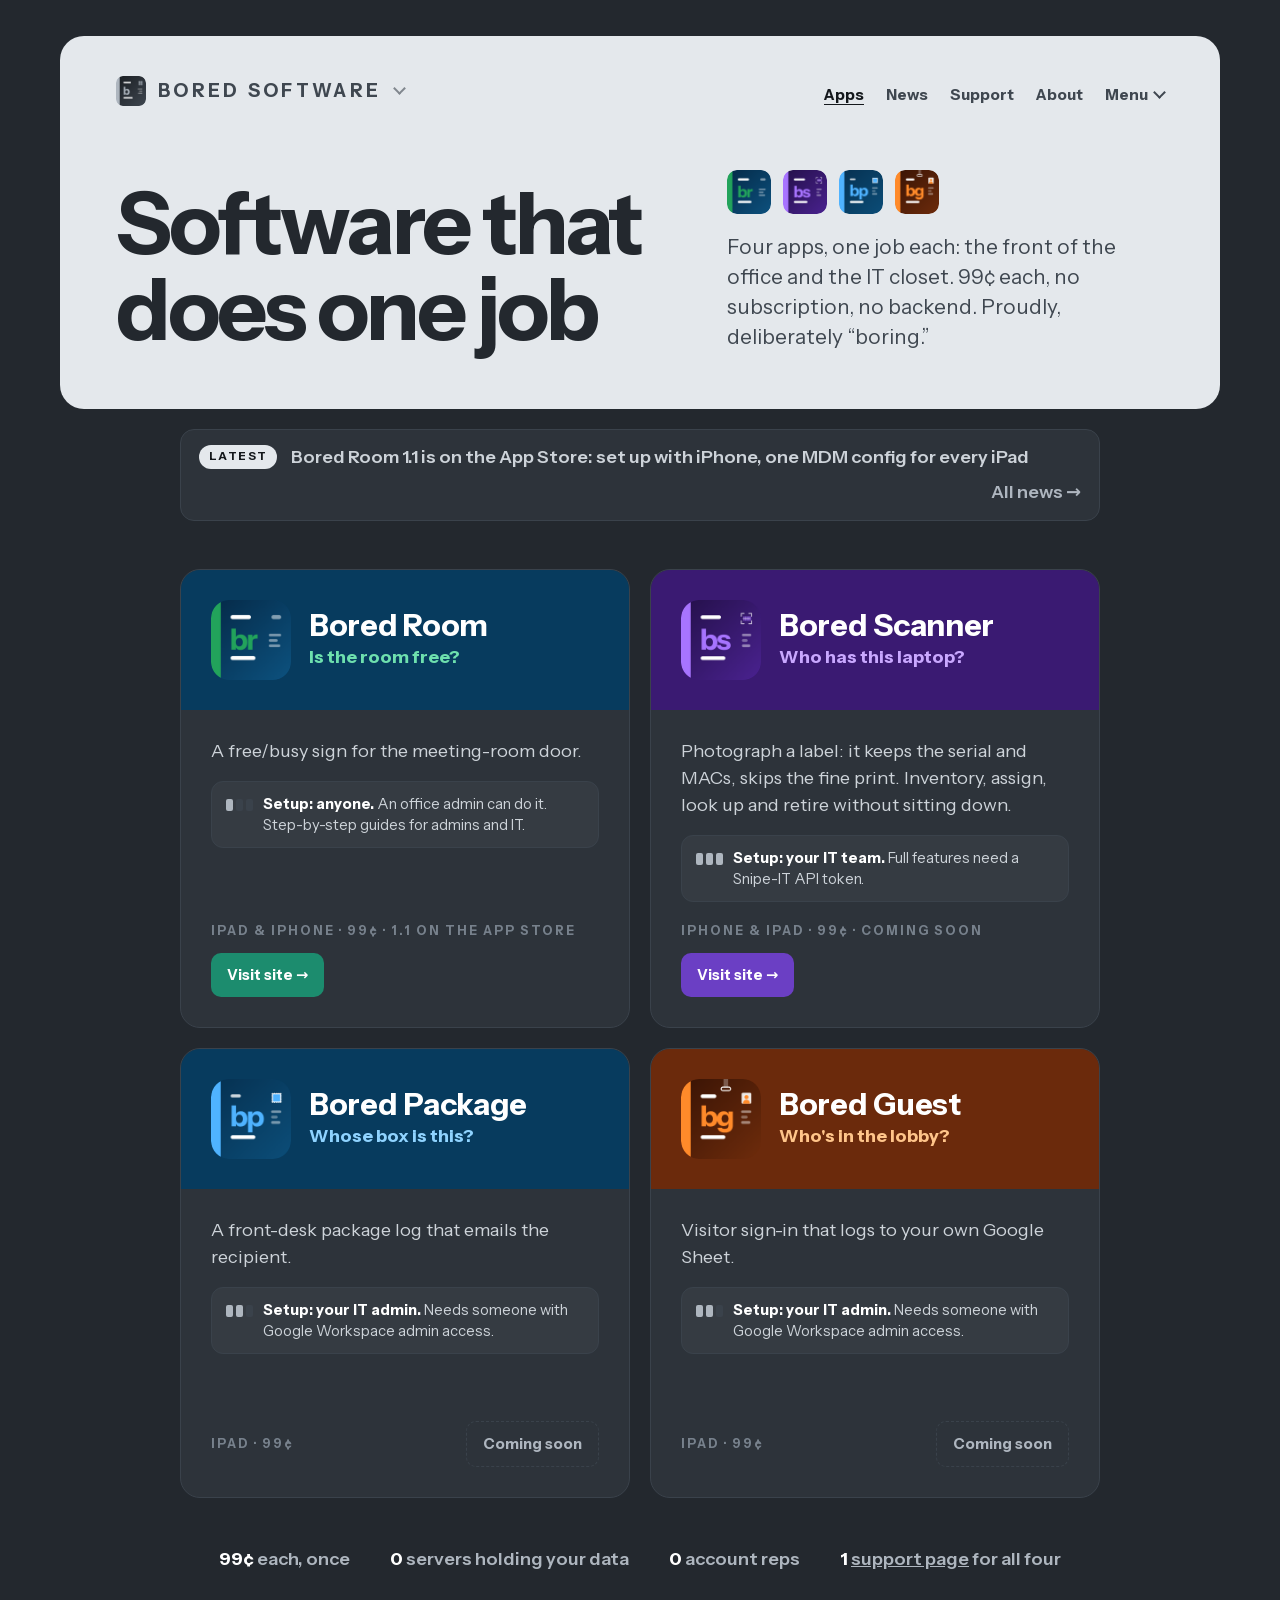
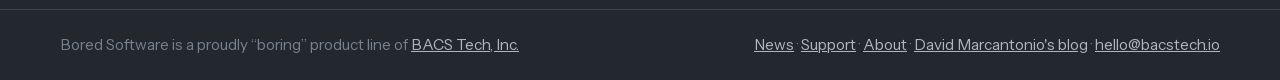
<file: index.html>
<!doctype html>
<html lang="en">
<head>
<meta charset="utf-8">
<meta http-equiv="Content-Security-Policy" content="default-src 'self'; script-src 'none'; object-src 'none'; base-uri 'self'; form-action 'none'">
<meta name="viewport" content="width=device-width, initial-scale=1">
<title>Bored Software: 99¢ iPad apps for small offices: room sign, asset scanner, visitor log</title>
<meta name="description" content="Bored Room, Bored Scanner, Bored Package and Bored Guest: one-job apps for the office and the IT team. 99¢ each, no subscription, no backend, your data stays yours.">
<meta property="og:type" content="website">
<meta property="og:site_name" content="Bored Software">
<meta property="og:url" content="https://boredsoftware.space/">
<link rel="canonical" href="https://boredsoftware.space/">
<meta property="og:title" content="Bored Software — four “boring” 99¢ apps">
<meta property="og:description" content="Bored Room, Bored Scanner, Bored Package and Bored Guest: one-job apps for the office and the IT team. 99¢ each, no subscription, no backend, your data stays yours.">
<meta property="og:image" content="https://boredsoftware.space/og-image.png">
<meta property="og:image:width" content="1200">
<meta property="og:image:height" content="630">
<meta property="og:image:alt" content="The four Bored apps, Room, Scanner, Package and Guest, next to the headline Software that does one job.">
<meta name="twitter:card" content="summary_large_image">
<meta name="theme-color" content="#23282E">
<link rel="icon" type="image/png" sizes="64x64" href="favicon.png?v=2">
<link rel="apple-touch-icon" href="apple-touch-icon.png?v=2">
<link rel="alternate" type="application/atom+xml" title="Bored Software news" href="https://boredsoftware.space/feed.xml">
<link rel="stylesheet" href="style.css?v=9">
<link rel="stylesheet" href="/menu.css?v=1">
<script type="application/ld+json">
{"@context": "https://schema.org", "@graph": [{"@type": "WebSite", "@id": "https://boredsoftware.space/#website", "url": "https://boredsoftware.space/", "name": "Bored Software", "publisher": {"@id": "https://boredsoftware.space/#org"}}, {"@type": "Organization", "@id": "https://boredsoftware.space/#org", "name": "BACS Tech, Inc.", "url": "https://www.bacstech.io", "logo": "https://boredsoftware.space/mark.png"}]}
</script>
</head>
<body>

<div class="wrap">
  <header class="panel">
    <div class="top">
      <details class="switcher">
        <summary class="brand" aria-label="Bored Software. Switch app"><img src="mark.png?v=2" alt="" width="30" height="30">Bored Software<span class="sw-chev" aria-hidden="true"></span></summary>
        <div class="sw-menu">
          <a class="sw-item" href="https://boredroom.space"><img src="app-room.png" alt="" width="36" height="36"><span><b>Bored Room</b><small>Meeting-room sign · iPad</small></span></a>
          <a class="sw-item" href="https://boredscanner.space"><img src="app-scanner.png" alt="" width="36" height="36"><span><b>Bored Scanner</b><small>Laptop labels to inventory · Soon</small></span></a>
          <span class="sw-item sw-soon"><img src="app-package.png" alt="" width="36" height="36"><span><b>Bored Package</b><small>Front-desk package log · Soon</small></span></span>
          <span class="sw-item sw-soon"><img src="app-guest.png" alt="" width="36" height="36"><span><b>Bored Guest</b><small>Visitor sign-in · Soon</small></span></span>
          <a class="sw-all" href="/">All Bored Software &rarr;</a>
        </div>
      </details>
      <nav class="toplinks"><a href="/" aria-current="page">Apps</a><a href="news.html">News</a><a href="support/">Support</a><a href="about.html">About</a><details class="bmenu"><summary>Menu</summary><div class="bmenu-panel"><div class="bmenu-group bmenu-software"><h4><i></i>Bored Software</h4><ul><li><a href="https://boredsoftware.space/" aria-current="page">Apps</a></li><li><a href="https://boredsoftware.space/news.html">News</a></li><li><a href="https://boredsoftware.space/support/">Support</a></li><li><a href="https://boredsoftware.space/about.html">About</a></li></ul></div><div class="bmenu-group bmenu-room"><h4><i></i>Bored Room</h4><ul><li><a href="https://boredroom.space/">Home</a></li><li><a href="https://boredroom.space/setup.html">Setup guides</a></li><li><a href="https://boredroom.space/setup-manual.html">By hand / iPhone</a></li><li><a href="https://boredroom.space/setup-configurator.html">Apple Configurator</a></li><li><a href="https://boredroom.space/setup-mdm.html">MDM</a></li><li><a href="https://boredroom.space/setup-service-account.html">Service account</a></li><li><a href="https://boredroom.space/mounting.html">Mounting and power</a></li><li><a href="https://boredroom.space/privacy.html">Privacy</a></li><li><a href="https://boredsoftware.space/support/room.html">Support</a></li></ul></div><div class="bmenu-group bmenu-scanner"><h4><i></i>Bored Scanner</h4><ul><li><a href="https://boredscanner.space/">Home</a></li><li><a href="https://boredscanner.space/scanning.html">Scanning</a></li><li><a href="https://boredscanner.space/compare.html">Compare</a></li><li><a href="https://boredscanner.space/privacy.html">Privacy</a></li><li><a href="https://boredsoftware.space/support/scanner.html">Support</a></li></ul></div><div class="bmenu-group bmenu-package"><h4><i></i>Bored Package <small>Soon</small></h4><ul><li><a href="https://boredpackage.space/">Home</a></li><li><a href="https://boredsoftware.space/support/package.html">Support</a></li></ul></div><div class="bmenu-group bmenu-guest"><h4><i></i>Bored Guest <small>Soon</small></h4><ul><li><a href="https://boredguest.space/">Home</a></li><li><a href="https://boredsoftware.space/support/guest.html">Support</a></li></ul></div></div></details></nav>
    </div>
    <div class="split">
      <h1>Software that does one job</h1>
      <div>
        <div class="icons" aria-hidden="true">
          <img src="app-room.png" alt="" width="44" height="44">
          <img src="app-scanner.png" alt="" width="44" height="44">
          <img src="app-package.png" alt="" width="44" height="44">
          <img src="app-guest.png" alt="" width="44" height="44">
        </div>
        <p class="lede">Four apps, one job each: the front of the office and the IT closet. 99¢ each, no subscription, no backend. Proudly, deliberately “boring.”</p>
      </div>
    </div>
  </header>
</div>

<main class="wrap">
  <a class="latest" href="news.html#2026-11-14-room-1-1"><span class="new">Latest</span><span>Bored Room 1.1 is on the App Store: set up with iPhone, one MDM config for every iPad</span><span class="all">All news &rarr;</span></a>

  <ul class="cards">
    <li>
      <a class="card room" href="https://boredroom.space">
        <div class="band"><img src="app-room.png" alt="" width="64" height="64">
          <div><h2>Bored Room</h2><p class="tag">Is the room free?</p></div></div>
        <div class="body"><p>A free/busy sign for the meeting-room door.</p>
          <p class="setup"><span class="lvl" aria-hidden="true"><i class="on"></i><i></i><i></i></span><span><b>Setup: anyone.</b> An office admin can do it. Step-by-step guides for admins and IT.</span></p>
          <div class="go"><span class="label">iPad &amp; iPhone · 99¢ · 1.1 on the App Store</span><span class="btn">Visit site &rarr;</span></div></div>
      </a>
    </li>
    <li>
      <a class="card scanner" href="https://boredscanner.space">
        <div class="band"><img src="app-scanner.png" alt="" width="64" height="64">
          <div><h2>Bored Scanner</h2><p class="tag">Who has this laptop?</p></div></div>
        <div class="body"><p>Photograph a label: it keeps the serial and MACs, skips the fine print. Inventory, assign, look up and retire without sitting down.</p>
          <p class="setup"><span class="lvl" aria-hidden="true"><i class="on"></i><i class="on"></i><i class="on"></i></span><span><b>Setup: your IT team.</b> Full features need a Snipe-IT API token.</span></p>
          <div class="go"><span class="label">iPhone &amp; iPad · 99¢ · Coming soon</span><span class="btn">Visit site &rarr;</span></div></div>
      </a>
    </li>
    <li>
      <div class="card package soon">
        <div class="band"><img src="app-package.png" alt="" width="64" height="64">
          <div><h2>Bored Package</h2><p class="tag">Whose box is this?</p></div></div>
        <div class="body"><p>A front-desk package log that emails the recipient.</p>
          <p class="setup"><span class="lvl" aria-hidden="true"><i class="on"></i><i class="on"></i><i></i></span><span><b>Setup: your IT admin.</b> Needs someone with Google Workspace admin access.</span></p>
          <div class="go"><span class="label">iPad · 99¢</span><span class="btn">Coming soon</span></div></div>
      </div>
    </li>
    <li>
      <div class="card guest soon">
        <div class="band"><img src="app-guest.png" alt="" width="64" height="64">
          <div><h2>Bored Guest</h2><p class="tag">Who's in the lobby?</p></div></div>
        <div class="body"><p>Visitor sign-in that logs to your own Google Sheet.</p>
          <p class="setup"><span class="lvl" aria-hidden="true"><i class="on"></i><i class="on"></i><i></i></span><span><b>Setup: your IT admin.</b> Needs someone with Google Workspace admin access.</span></p>
          <div class="go"><span class="label">iPad · 99¢</span><span class="btn">Coming soon</span></div></div>
      </div>
    </li>
  </ul>

  <ul class="strip">
    <li><b>99¢</b> each, once</li>
    <li><b>0</b> servers holding your data</li>
    <li><b>0</b> account reps</li>
    <li><b>1</b> <a href="support/">support page</a> for all four</li>
  </ul>
</main>

<footer>
  <div class="wrap">
    <span>Bored Software is a proudly “boring” product line of <a href="https://www.bacstech.io">BACS Tech, Inc.</a></span>
    <span><a href="news.html">News</a> &middot; <a href="support/">Support</a> &middot; <a href="about.html">About</a> &middot; <a href="https://marcantonio.me">David Marcantonio's blog</a> &middot; <a href="mailto:hello@bacstech.io">hello@bacstech.io</a></span>
  </div>
</footer>

</body>
</html>
</file>
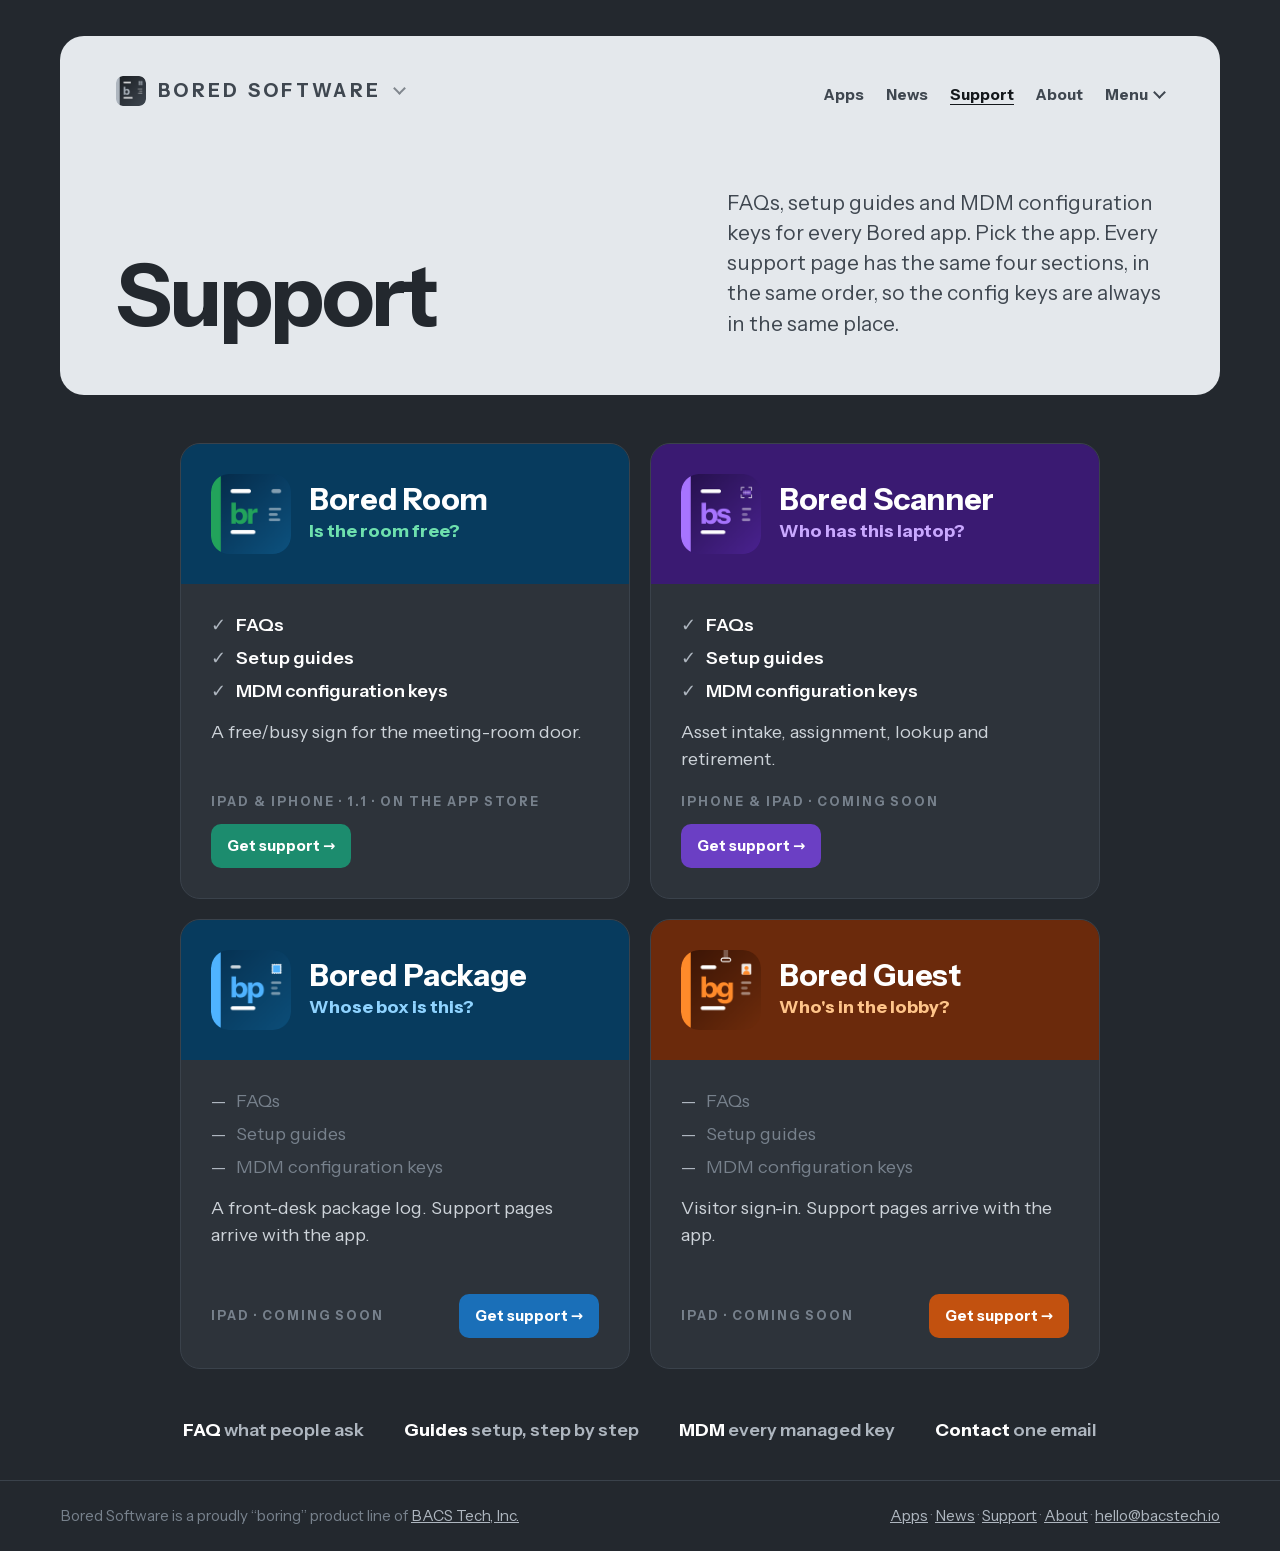
<file: support/index.html>
<!doctype html>
<html lang="en">
<head>
<meta charset="utf-8">
<meta http-equiv="Content-Security-Policy" content="default-src 'self'; script-src 'none'; object-src 'none'; base-uri 'self'; form-action 'none'">
<meta name="viewport" content="width=device-width, initial-scale=1">
<title>Support — Bored Software</title>
<meta name="description" content="FAQs, setup guides and MDM configuration keys for Bored Room, Bored Scanner, Bored Package and Bored Guest.">
<meta property="og:type" content="website">
<meta property="og:site_name" content="Bored Software">
<meta property="og:url" content="https://boredsoftware.space/support/">
<link rel="canonical" href="https://boredsoftware.space/support/">
<meta property="og:title" content="Support — Bored Software">
<meta property="og:description" content="FAQs, setup guides and MDM configuration keys for Bored Room, Bored Scanner, Bored Package and Bored Guest.">
<meta property="og:image" content="https://boredsoftware.space/og-image.png">
<meta property="og:image:width" content="1200">
<meta property="og:image:height" content="630">
<meta property="og:image:alt" content="The four Bored apps, Room, Scanner, Package and Guest, next to the headline Software that does one job.">
<meta name="twitter:card" content="summary_large_image">
<meta name="theme-color" content="#23282E">
<link rel="icon" type="image/png" sizes="64x64" href="../favicon.png?v=2">
<link rel="apple-touch-icon" href="../apple-touch-icon.png?v=2">
<link rel="stylesheet" href="../style.css?v=9">
<link rel="stylesheet" href="/menu.css?v=1">
</head>
<body>

<div class="wrap">
  <header class="panel">
    <div class="top">
      <details class="switcher">
        <summary class="brand" aria-label="Bored Software. Switch app"><img src="../mark.png?v=2" alt="" width="30" height="30">Bored Software<span class="sw-chev" aria-hidden="true"></span></summary>
        <div class="sw-menu">
          <a class="sw-item" href="https://boredroom.space"><img src="../app-room.png" alt="" width="36" height="36"><span><b>Bored Room</b><small>Meeting-room sign · iPad</small></span></a>
          <a class="sw-item" href="https://boredscanner.space"><img src="../app-scanner.png" alt="" width="36" height="36"><span><b>Bored Scanner</b><small>Laptop labels to inventory · Soon</small></span></a>
          <span class="sw-item sw-soon"><img src="../app-package.png" alt="" width="36" height="36"><span><b>Bored Package</b><small>Front-desk package log · Soon</small></span></span>
          <span class="sw-item sw-soon"><img src="../app-guest.png" alt="" width="36" height="36"><span><b>Bored Guest</b><small>Visitor sign-in · Soon</small></span></span>
          <a class="sw-all" href="../">All Bored Software &rarr;</a>
        </div>
      </details>
      <nav class="toplinks"><a href="../">Apps</a><a href="../news.html">News</a><a href="./" aria-current="page">Support</a><a href="../about.html">About</a><details class="bmenu"><summary>Menu</summary><div class="bmenu-panel"><div class="bmenu-group bmenu-software"><h4><i></i>Bored Software</h4><ul><li><a href="https://boredsoftware.space/">Apps</a></li><li><a href="https://boredsoftware.space/news.html">News</a></li><li><a href="https://boredsoftware.space/support/" aria-current="page">Support</a></li><li><a href="https://boredsoftware.space/about.html">About</a></li></ul></div><div class="bmenu-group bmenu-room"><h4><i></i>Bored Room</h4><ul><li><a href="https://boredroom.space/">Home</a></li><li><a href="https://boredroom.space/setup.html">Setup guides</a></li><li><a href="https://boredroom.space/setup-manual.html">By hand / iPhone</a></li><li><a href="https://boredroom.space/setup-configurator.html">Apple Configurator</a></li><li><a href="https://boredroom.space/setup-mdm.html">MDM</a></li><li><a href="https://boredroom.space/setup-service-account.html">Service account</a></li><li><a href="https://boredroom.space/mounting.html">Mounting and power</a></li><li><a href="https://boredroom.space/privacy.html">Privacy</a></li><li><a href="https://boredsoftware.space/support/room.html">Support</a></li></ul></div><div class="bmenu-group bmenu-scanner"><h4><i></i>Bored Scanner</h4><ul><li><a href="https://boredscanner.space/">Home</a></li><li><a href="https://boredscanner.space/scanning.html">Scanning</a></li><li><a href="https://boredscanner.space/compare.html">Compare</a></li><li><a href="https://boredscanner.space/privacy.html">Privacy</a></li><li><a href="https://boredsoftware.space/support/scanner.html">Support</a></li></ul></div><div class="bmenu-group bmenu-package"><h4><i></i>Bored Package <small>Soon</small></h4><ul><li><a href="https://boredpackage.space/">Home</a></li><li><a href="https://boredsoftware.space/support/package.html">Support</a></li></ul></div><div class="bmenu-group bmenu-guest"><h4><i></i>Bored Guest <small>Soon</small></h4><ul><li><a href="https://boredguest.space/">Home</a></li><li><a href="https://boredsoftware.space/support/guest.html">Support</a></li></ul></div></div></details></nav>
    </div>
    <div class="split">
      <h1>Support</h1>
      <div>
        <p class="lede">FAQs, setup guides and MDM configuration keys for every Bored app. Pick the app. Every support page has the same four sections, in the same order, so the config keys are always in the same place.</p>
      </div>
    </div>
  </header>
</div>

<main class="wrap">
  <ul class="cards">
    <li>
      <a class="card room" href="room.html">
        <div class="band"><img src="../app-room.png" alt="" width="64" height="64">
          <div><h2>Bored Room</h2><p class="tag">Is the room free?</p></div></div>
        <div class="body"><ul class="has">
            <li>FAQs</li>
            <li>Setup guides</li>
            <li>MDM configuration keys</li>
          </ul>
          <p>A free/busy sign for the meeting-room door.</p>
          <div class="go"><span class="label">iPad &amp; iPhone · 1.1 · On the App Store</span><span class="btn">Get support &rarr;</span></div></div>
      </a>
    </li>
    <li>
      <a class="card scanner" href="scanner.html">
        <div class="band"><img src="../app-scanner.png" alt="" width="64" height="64">
          <div><h2>Bored Scanner</h2><p class="tag">Who has this laptop?</p></div></div>
        <div class="body"><ul class="has">
            <li>FAQs</li>
            <li>Setup guides</li>
            <li>MDM configuration keys</li>
          </ul>
          <p>Asset intake, assignment, lookup and retirement.</p>
          <div class="go"><span class="label">iPhone &amp; iPad · Coming soon</span><span class="btn">Get support &rarr;</span></div></div>
      </a>
    </li>
    <li>
      <a class="card package" href="package.html">
        <div class="band"><img src="../app-package.png" alt="" width="64" height="64">
          <div><h2>Bored Package</h2><p class="tag">Whose box is this?</p></div></div>
        <div class="body"><ul class="has">
            <li class="off">FAQs</li>
            <li class="off">Setup guides</li>
            <li class="off">MDM configuration keys</li>
          </ul>
          <p>A front-desk package log. Support pages arrive with the app.</p>
          <div class="go"><span class="label">iPad · Coming soon</span><span class="btn">Get support &rarr;</span></div></div>
      </a>
    </li>
    <li>
      <a class="card guest" href="guest.html">
        <div class="band"><img src="../app-guest.png" alt="" width="64" height="64">
          <div><h2>Bored Guest</h2><p class="tag">Who&#x27;s in the lobby?</p></div></div>
        <div class="body"><ul class="has">
            <li class="off">FAQs</li>
            <li class="off">Setup guides</li>
            <li class="off">MDM configuration keys</li>
          </ul>
          <p>Visitor sign-in. Support pages arrive with the app.</p>
          <div class="go"><span class="label">iPad · Coming soon</span><span class="btn">Get support &rarr;</span></div></div>
      </a>
    </li>
  </ul>

  <ul class="strip">
    <li><b>FAQ</b> what people ask</li>
    <li><b>Guides</b> setup, step by step</li>
    <li><b>MDM</b> every managed key</li>
    <li><b>Contact</b> one email</li>
  </ul>
</main>

<footer>
  <div class="wrap">
    <span>Bored Software is a proudly “boring” product line of <a href="https://www.bacstech.io">BACS Tech, Inc.</a></span>
    <span><a href="../">Apps</a> &middot; <a href="../news.html">News</a> &middot; <a href="./">Support</a> &middot; <a href="../about.html">About</a> &middot; <a href="mailto:hello@bacstech.io">hello@bacstech.io</a></span>
  </div>
</footer>

</body>
</html>
</file>
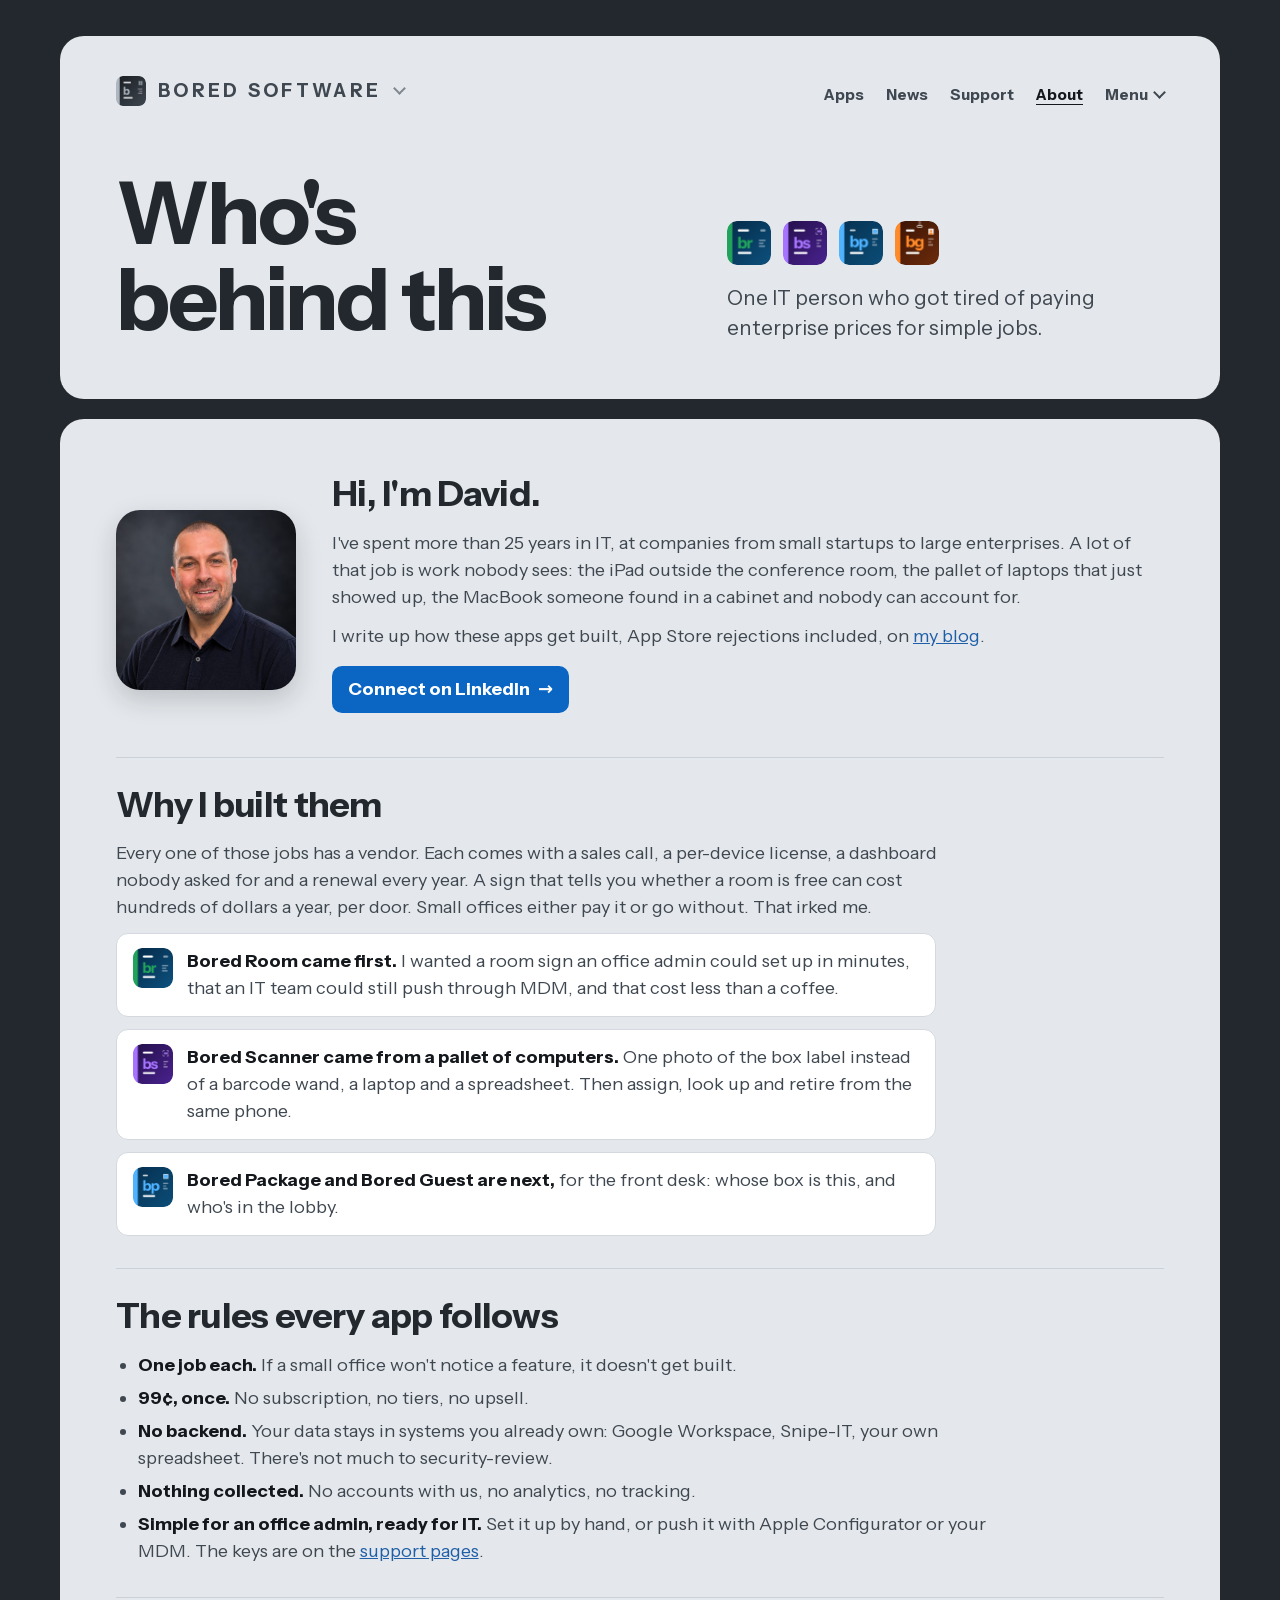
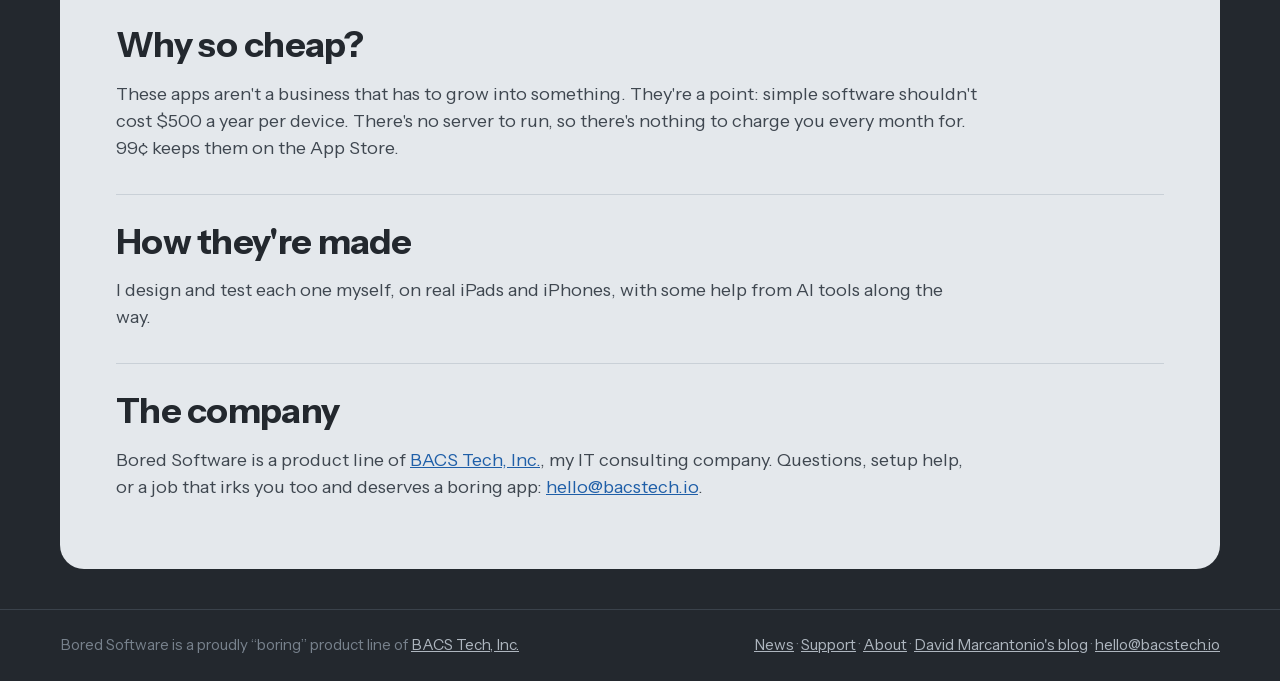
<file: about.html>
<!doctype html>
<html lang="en">
<head>
<meta charset="utf-8">
<meta http-equiv="Content-Security-Policy" content="default-src 'self'; script-src 'none'; object-src 'none'; base-uri 'self'; form-action 'none'">
<meta name="viewport" content="width=device-width, initial-scale=1">
<title>About — Bored Software</title>
<meta name="description" content="Who builds the Bored apps and why: one IT person who got tired of paying enterprise prices for simple jobs.">
<meta property="og:type" content="website">
<meta property="og:site_name" content="Bored Software">
<meta property="og:url" content="https://boredsoftware.space/about.html">
<link rel="canonical" href="https://boredsoftware.space/about.html">
<meta property="og:title" content="About — Bored Software">
<meta property="og:description" content="Who builds the Bored apps and why: one IT person who got tired of paying enterprise prices for simple jobs.">
<meta property="og:image" content="https://boredsoftware.space/og-image.png">
<meta property="og:image:width" content="1200">
<meta property="og:image:height" content="630">
<meta property="og:image:alt" content="The four Bored apps, Room, Scanner, Package and Guest, next to the headline Software that does one job.">
<meta name="twitter:card" content="summary_large_image">
<meta name="theme-color" content="#23282E">
<link rel="icon" type="image/png" sizes="64x64" href="favicon.png?v=2">
<link rel="apple-touch-icon" href="apple-touch-icon.png?v=2">
<link rel="stylesheet" href="style.css?v=9">
<link rel="stylesheet" href="/menu.css?v=1">
</head>
<body>

<div class="wrap">
  <header class="panel">
    <div class="top">
      <details class="switcher">
        <summary class="brand" aria-label="Bored Software. Switch app"><img src="mark.png?v=2" alt="" width="30" height="30">Bored Software<span class="sw-chev" aria-hidden="true"></span></summary>
        <div class="sw-menu">
          <a class="sw-item" href="https://boredroom.space"><img src="app-room.png" alt="" width="36" height="36"><span><b>Bored Room</b><small>Meeting-room sign · iPad</small></span></a>
          <a class="sw-item" href="https://boredscanner.space"><img src="app-scanner.png" alt="" width="36" height="36"><span><b>Bored Scanner</b><small>Laptop labels to inventory · Soon</small></span></a>
          <span class="sw-item sw-soon"><img src="app-package.png" alt="" width="36" height="36"><span><b>Bored Package</b><small>Front-desk package log · Soon</small></span></span>
          <span class="sw-item sw-soon"><img src="app-guest.png" alt="" width="36" height="36"><span><b>Bored Guest</b><small>Visitor sign-in · Soon</small></span></span>
          <a class="sw-all" href="/">All Bored Software &rarr;</a>
        </div>
      </details>
      <nav class="toplinks"><a href="/">Apps</a><a href="news.html">News</a><a href="support/">Support</a><a href="about.html" aria-current="page">About</a><details class="bmenu"><summary>Menu</summary><div class="bmenu-panel"><div class="bmenu-group bmenu-software"><h4><i></i>Bored Software</h4><ul><li><a href="https://boredsoftware.space/">Apps</a></li><li><a href="https://boredsoftware.space/news.html">News</a></li><li><a href="https://boredsoftware.space/support/">Support</a></li><li><a href="https://boredsoftware.space/about.html" aria-current="page">About</a></li></ul></div><div class="bmenu-group bmenu-room"><h4><i></i>Bored Room</h4><ul><li><a href="https://boredroom.space/">Home</a></li><li><a href="https://boredroom.space/setup.html">Setup guides</a></li><li><a href="https://boredroom.space/setup-manual.html">By hand / iPhone</a></li><li><a href="https://boredroom.space/setup-configurator.html">Apple Configurator</a></li><li><a href="https://boredroom.space/setup-mdm.html">MDM</a></li><li><a href="https://boredroom.space/setup-service-account.html">Service account</a></li><li><a href="https://boredroom.space/mounting.html">Mounting and power</a></li><li><a href="https://boredroom.space/privacy.html">Privacy</a></li><li><a href="https://boredsoftware.space/support/room.html">Support</a></li></ul></div><div class="bmenu-group bmenu-scanner"><h4><i></i>Bored Scanner</h4><ul><li><a href="https://boredscanner.space/">Home</a></li><li><a href="https://boredscanner.space/scanning.html">Scanning</a></li><li><a href="https://boredscanner.space/compare.html">Compare</a></li><li><a href="https://boredscanner.space/privacy.html">Privacy</a></li><li><a href="https://boredsoftware.space/support/scanner.html">Support</a></li></ul></div><div class="bmenu-group bmenu-package"><h4><i></i>Bored Package <small>Soon</small></h4><ul><li><a href="https://boredpackage.space/">Home</a></li><li><a href="https://boredsoftware.space/support/package.html">Support</a></li></ul></div><div class="bmenu-group bmenu-guest"><h4><i></i>Bored Guest <small>Soon</small></h4><ul><li><a href="https://boredguest.space/">Home</a></li><li><a href="https://boredsoftware.space/support/guest.html">Support</a></li></ul></div></div></details></nav>
    </div>
    <div class="split">
      <h1>Who's behind this</h1>
      <div>
        <div class="icons" aria-hidden="true">
          <img src="app-room.png" alt="" width="44" height="44">
          <img src="app-scanner.png" alt="" width="44" height="44">
          <img src="app-package.png" alt="" width="44" height="44">
          <img src="app-guest.png" alt="" width="44" height="44">
        </div>
        <p class="lede">One IT person who got tired of paying enterprise prices for simple jobs.</p>
      </div>
    </div>
  </header>
</div>

<main class="wrap doc about">
  <section>
    <div class="intro">
      <img class="headshot" src="david.jpg" alt="David, who builds the Bored apps" width="240" height="240">
      <div>
        <h2>Hi, I'm David.</h2>
        <p>I've spent more than 25 years in IT, at companies from small startups to large enterprises. A lot of that job is work nobody sees: the iPad outside the conference room, the pallet of laptops that just showed up, the MacBook someone found in a cabinet and nobody can account for.</p>
        <p>I write up how these apps get built, App Store rejections included, on <a href="https://marcantonio.me" rel="me">my blog</a>.</p>
        <p><a class="linkbtn" href="https://linkedin.marcantonio.me" rel="me noopener">Connect on LinkedIn <span aria-hidden="true">&rarr;</span></a></p>
      </div>
    </div>
  </section>

  <section>
    <h2>Why I built them</h2>
    <p>Every one of those jobs has a vendor. Each comes with a sales call, a per-device license, a dashboard nobody asked for and a renewal every year. A sign that tells you whether a room is free can cost hundreds of dollars a year, per door. Small offices either pay it or go without. That irked me.</p>
    <ul class="why-apps">
      <li><img src="app-room.png" alt="" width="40" height="40"><div><b>Bored Room came first.</b> I wanted a room sign an office admin could set up in minutes, that an IT team could still push through MDM, and that cost less than a coffee.</div></li>
      <li><img src="app-scanner.png" alt="" width="40" height="40"><div><b>Bored Scanner came from a pallet of computers.</b> One photo of the box label instead of a barcode wand, a laptop and a spreadsheet. Then assign, look up and retire from the same phone.</div></li>
      <li><img src="app-package.png" alt="" width="40" height="40"><div><b>Bored Package and Bored Guest are next,</b> for the front desk: whose box is this, and who's in the lobby.</div></li>
    </ul>
  </section>

  <section>
    <h2>The rules every app follows</h2>
    <ul>
      <li><strong>One job each.</strong> If a small office won't notice a feature, it doesn't get built.</li>
      <li><strong>99¢, once.</strong> No subscription, no tiers, no upsell.</li>
      <li><strong>No backend.</strong> Your data stays in systems you already own: Google Workspace, Snipe-IT, your own spreadsheet. There's not much to security-review.</li>
      <li><strong>Nothing collected.</strong> No accounts with us, no analytics, no tracking.</li>
      <li><strong>Simple for an office admin, ready for IT.</strong> Set it up by hand, or push it with Apple Configurator or your MDM. The keys are on the <a href="support/">support pages</a>.</li>
    </ul>
  </section>

  <section>
    <h2>Why so cheap?</h2>
    <p>These apps aren't a business that has to grow into something. They're a point: simple software shouldn't cost $500 a year per device. There's no server to run, so there's nothing to charge you every month for. 99¢ keeps them on the App Store.</p>
  </section>

  <section>
    <h2>How they're made</h2>
    <p>I design and test each one myself, on real iPads and iPhones, with some help from AI tools along the way.</p>
  </section>

  <section>
    <h2>The company</h2>
    <p>Bored Software is a product line of <a href="https://www.bacstech.io">BACS Tech, Inc.</a>, my IT consulting company. Questions, setup help, or a job that irks you too and deserves a boring app: <a href="mailto:hello@bacstech.io">hello@bacstech.io</a>.</p>
  </section>
</main>

<footer>
  <div class="wrap">
    <span>Bored Software is a proudly “boring” product line of <a href="https://www.bacstech.io">BACS Tech, Inc.</a></span>
    <span><a href="news.html">News</a> &middot; <a href="support/">Support</a> &middot; <a href="about.html">About</a> &middot; <a href="https://marcantonio.me">David Marcantonio's blog</a> &middot; <a href="mailto:hello@bacstech.io">hello@bacstech.io</a></span>
  </div>
</footer>

</body>
</html>
</file>
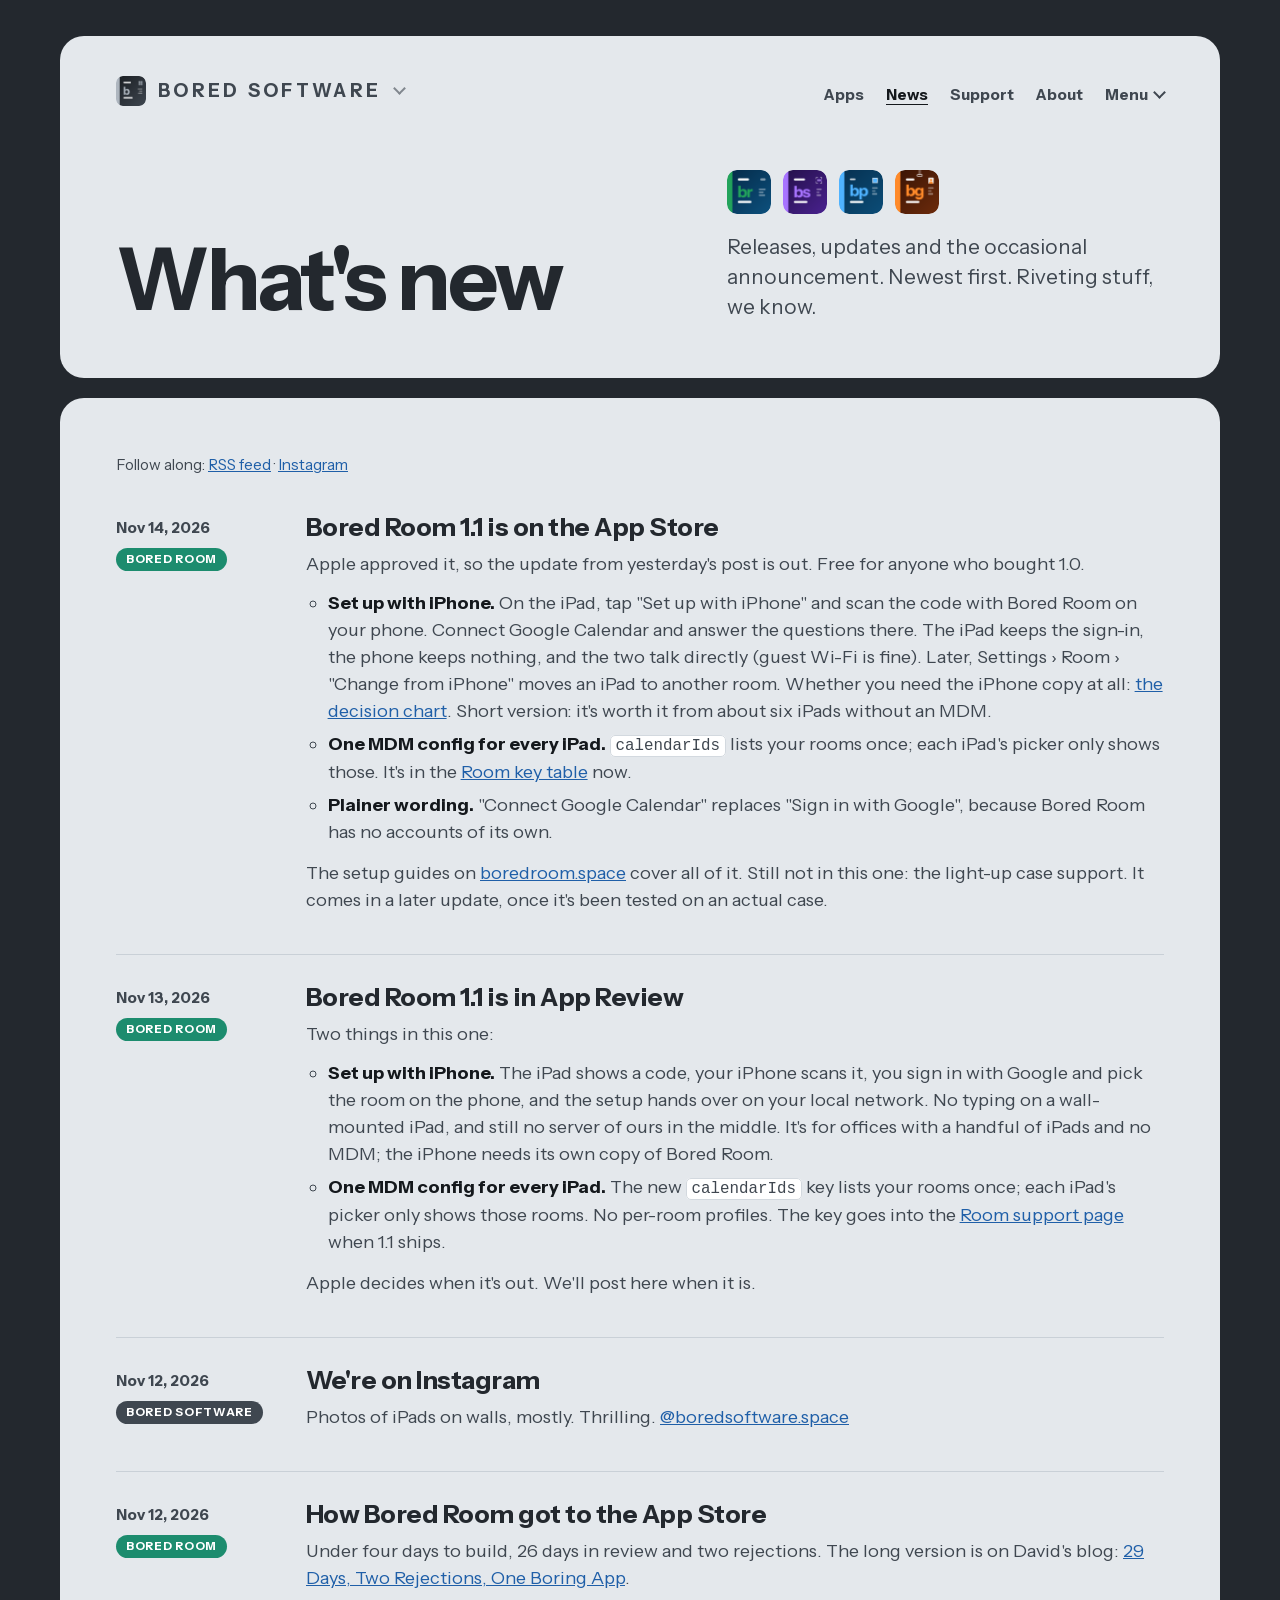
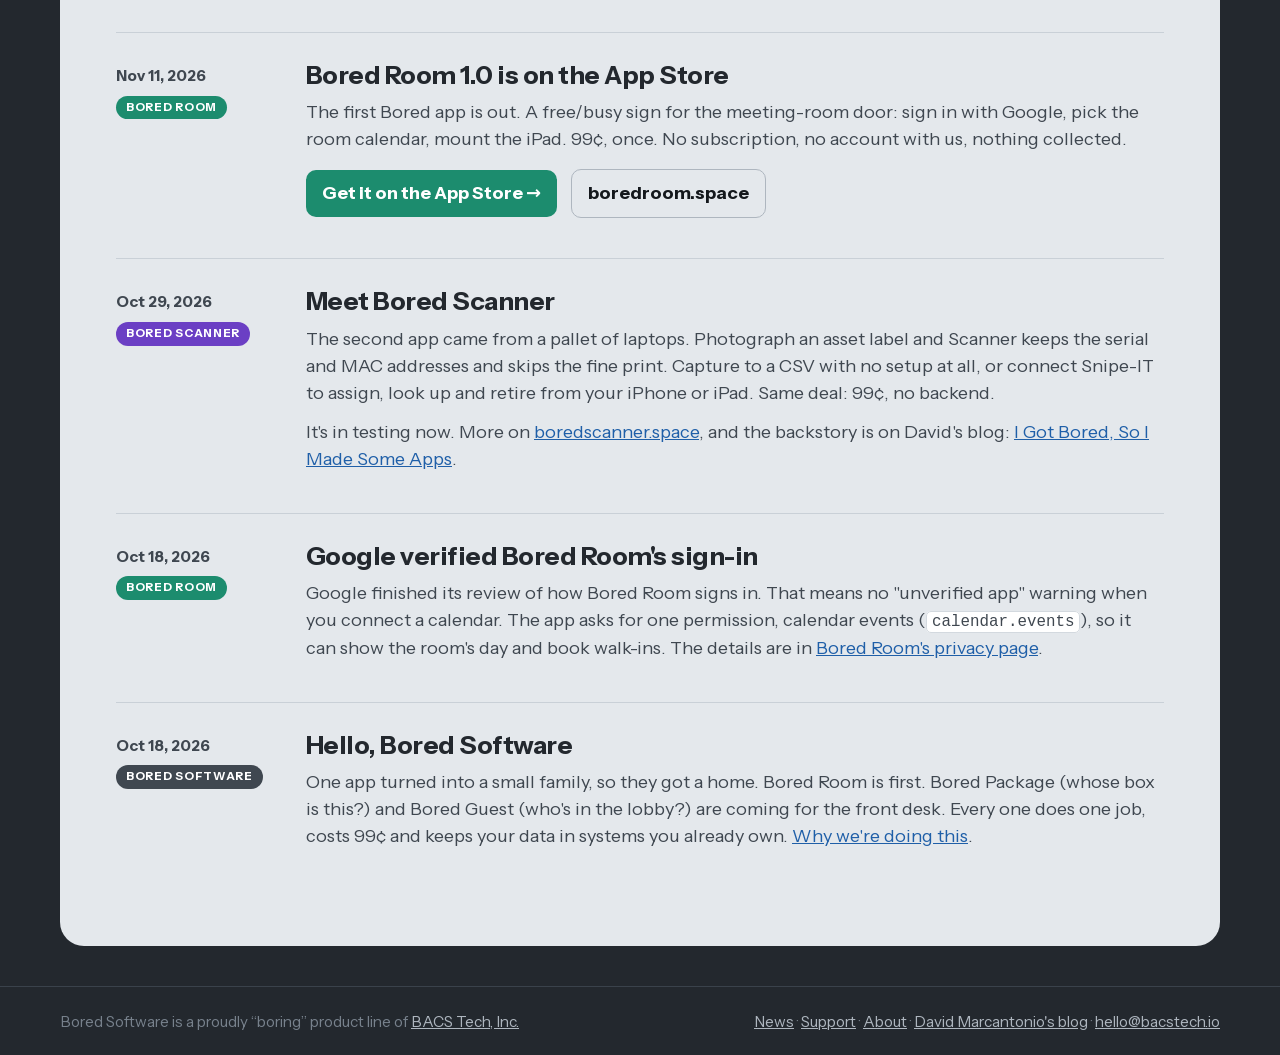
<file: news.html>
<!doctype html>
<html lang="en">
<head>
<meta charset="utf-8">
<meta http-equiv="Content-Security-Policy" content="default-src 'self'; script-src 'none'; object-src 'none'; base-uri 'self'; form-action 'none'">
<meta name="viewport" content="width=device-width, initial-scale=1">
<title>News — Bored Software</title>
<meta name="description" content="What's new with Bored Room, Bored Scanner, Bored Package and Bored Guest: releases, updates and the occasional boring announcement.">
<meta property="og:type" content="website">
<meta property="og:site_name" content="Bored Software">
<meta property="og:url" content="https://boredsoftware.space/news.html">
<link rel="canonical" href="https://boredsoftware.space/news.html">
<meta property="og:title" content="News — Bored Software">
<meta property="og:description" content="Releases, updates and the occasional boring announcement.">
<meta property="og:image" content="https://boredsoftware.space/og-image.png">
<meta name="twitter:card" content="summary_large_image">
<meta name="theme-color" content="#23282E">
<link rel="alternate" type="application/atom+xml" title="Bored Software news" href="https://boredsoftware.space/feed.xml">
<link rel="icon" type="image/png" sizes="64x64" href="favicon.png?v=2">
<link rel="apple-touch-icon" href="apple-touch-icon.png?v=2">
<link rel="stylesheet" href="style.css?v=9">
<link rel="stylesheet" href="/menu.css?v=1">
</head>
<body>

<div class="wrap">
  <header class="panel">
    <div class="top">
      <details class="switcher">
        <summary class="brand" aria-label="Bored Software. Switch app"><img src="mark.png?v=2" alt="" width="30" height="30">Bored Software<span class="sw-chev" aria-hidden="true"></span></summary>
        <div class="sw-menu">
          <a class="sw-item" href="https://boredroom.space"><img src="app-room.png" alt="" width="36" height="36"><span><b>Bored Room</b><small>Meeting-room sign · iPad</small></span></a>
          <a class="sw-item" href="https://boredscanner.space"><img src="app-scanner.png" alt="" width="36" height="36"><span><b>Bored Scanner</b><small>Laptop labels to inventory · Soon</small></span></a>
          <span class="sw-item sw-soon"><img src="app-package.png" alt="" width="36" height="36"><span><b>Bored Package</b><small>Front-desk package log · Soon</small></span></span>
          <span class="sw-item sw-soon"><img src="app-guest.png" alt="" width="36" height="36"><span><b>Bored Guest</b><small>Visitor sign-in · Soon</small></span></span>
          <a class="sw-all" href="/">All Bored Software &rarr;</a>
        </div>
      </details>
      <nav class="toplinks"><a href="/">Apps</a><a href="news.html" aria-current="page">News</a><a href="support/">Support</a><a href="about.html">About</a><details class="bmenu"><summary>Menu</summary><div class="bmenu-panel"><div class="bmenu-group bmenu-software"><h4><i></i>Bored Software</h4><ul><li><a href="https://boredsoftware.space/">Apps</a></li><li><a href="https://boredsoftware.space/news.html" aria-current="page">News</a></li><li><a href="https://boredsoftware.space/support/">Support</a></li><li><a href="https://boredsoftware.space/about.html">About</a></li></ul></div><div class="bmenu-group bmenu-room"><h4><i></i>Bored Room</h4><ul><li><a href="https://boredroom.space/">Home</a></li><li><a href="https://boredroom.space/setup.html">Setup guides</a></li><li><a href="https://boredroom.space/setup-manual.html">By hand / iPhone</a></li><li><a href="https://boredroom.space/setup-configurator.html">Apple Configurator</a></li><li><a href="https://boredroom.space/setup-mdm.html">MDM</a></li><li><a href="https://boredroom.space/setup-service-account.html">Service account</a></li><li><a href="https://boredroom.space/mounting.html">Mounting and power</a></li><li><a href="https://boredroom.space/privacy.html">Privacy</a></li><li><a href="https://boredsoftware.space/support/room.html">Support</a></li></ul></div><div class="bmenu-group bmenu-scanner"><h4><i></i>Bored Scanner</h4><ul><li><a href="https://boredscanner.space/">Home</a></li><li><a href="https://boredscanner.space/scanning.html">Scanning</a></li><li><a href="https://boredscanner.space/compare.html">Compare</a></li><li><a href="https://boredscanner.space/privacy.html">Privacy</a></li><li><a href="https://boredsoftware.space/support/scanner.html">Support</a></li></ul></div><div class="bmenu-group bmenu-package"><h4><i></i>Bored Package <small>Soon</small></h4><ul><li><a href="https://boredpackage.space/">Home</a></li><li><a href="https://boredsoftware.space/support/package.html">Support</a></li></ul></div><div class="bmenu-group bmenu-guest"><h4><i></i>Bored Guest <small>Soon</small></h4><ul><li><a href="https://boredguest.space/">Home</a></li><li><a href="https://boredsoftware.space/support/guest.html">Support</a></li></ul></div></div></details></nav>
    </div>
    <div class="split">
      <h1>What's new</h1>
      <div>
        <div class="icons" aria-hidden="true">
          <img src="app-room.png" alt="" width="44" height="44">
          <img src="app-scanner.png" alt="" width="44" height="44">
          <img src="app-package.png" alt="" width="44" height="44">
          <img src="app-guest.png" alt="" width="44" height="44">
        </div>
        <p class="lede">Releases, updates and the occasional announcement. Newest first. Riveting stuff, we know.</p>
      </div>
    </div>
  </header>
</div>

<main class="wrap doc news">
  <p class="feedline small">Follow along: <a href="feed.xml">RSS feed</a> &middot; <a href="https://instagram.com/boredsoftware.space" rel="noopener">Instagram</a></p>

  <!--
    New post: copy one <article> block, paste it at the top of the list, and give it a unique id
    (YYYY-MM-DD-short-name). App chip classes: room, scanner, package, guest, all.
    Then run  python3 scripts/build-feed.py  to rebuild feed.xml,
    and update the "Latest" line on index.html.
  -->
  <ol class="posts">

    <li><article id="2026-11-14-room-1-1">
      <div class="meta"><time datetime="2026-11-14">Nov 14, 2026</time><span class="chip room">Bored Room</span></div>
      <div class="post">
        <h2><a href="#2026-11-14-room-1-1">Bored Room 1.1 is on the App Store</a></h2>
        <p>Apple approved it, so the update from yesterday's post is out. Free for anyone who bought 1.0.</p>
        <ul>
          <li><strong>Set up with iPhone.</strong> On the iPad, tap "Set up with iPhone" and scan the code with Bored Room on your phone. Connect Google Calendar and answer the questions there. The iPad keeps the sign-in, the phone keeps nothing, and the two talk directly (guest Wi-Fi is fine). Later, Settings › Room › "Change from iPhone" moves an iPad to another room. Whether you need the iPhone copy at all: <a href="https://boredroom.space/setup.html#iphone-app">the decision chart</a>. Short version: it's worth it from about six iPads without an MDM.</li>
          <li><strong>One MDM config for every iPad.</strong> <code>calendarIds</code> lists your rooms once; each iPad's picker only shows those. It's in the <a href="support/room.html">Room key table</a> now.</li>
          <li><strong>Plainer wording.</strong> "Connect Google Calendar" replaces "Sign in with Google", because Bored Room has no accounts of its own.</li>
        </ul>
        <p>The setup guides on <a href="https://boredroom.space/setup.html">boredroom.space</a> cover all of it. Still not in this one: the light-up case support. It comes in a later update, once it's been tested on an actual case.</p>
      </div>
    </article></li>

    <li><article id="2026-11-13-room-1-1-in-review">
      <div class="meta"><time datetime="2026-11-13">Nov 13, 2026</time><span class="chip room">Bored Room</span></div>
      <div class="post">
        <h2><a href="#2026-11-13-room-1-1-in-review">Bored Room 1.1 is in App Review</a></h2>
        <p>Two things in this one:</p>
        <ul>
          <li><strong>Set up with iPhone.</strong> The iPad shows a code, your iPhone scans it, you sign in with Google and pick the room on the phone, and the setup hands over on your local network. No typing on a wall-mounted iPad, and still no server of ours in the middle. It's for offices with a handful of iPads and no MDM; the iPhone needs its own copy of Bored Room.</li>
          <li><strong>One MDM config for every iPad.</strong> The new <code>calendarIds</code> key lists your rooms once; each iPad's picker only shows those rooms. No per-room profiles. The key goes into the <a href="support/room.html">Room support page</a> when 1.1 ships.</li>
        </ul>
        <p>Apple decides when it's out. We'll post here when it is.</p>
      </div>
    </article></li>

    <li><article id="2026-11-12-instagram">
      <div class="meta"><time datetime="2026-11-12">Nov 12, 2026</time><span class="chip all">Bored Software</span></div>
      <div class="post">
        <h2><a href="#2026-11-12-instagram">We're on Instagram</a></h2>
        <p>Photos of iPads on walls, mostly. Thrilling. <a href="https://instagram.com/boredsoftware.space" rel="noopener">@boredsoftware.space</a></p>
      </div>
    </article></li>

    <li><article id="2026-11-12-room-launch-story">
      <div class="meta"><time datetime="2026-11-12">Nov 12, 2026</time><span class="chip room">Bored Room</span></div>
      <div class="post">
        <h2><a href="#2026-11-12-room-launch-story">How Bored Room got to the App Store</a></h2>
        <p>Under four days to build, 26 days in review and two rejections. The long version is on David's blog: <a href="https://marcantonio.me/bored-room-launch/" rel="noopener">29 Days, Two Rejections, One Boring App</a>.</p>
      </div>
    </article></li>

    <li><article id="2026-11-11-room-1-0">
      <div class="meta"><time datetime="2026-11-11">Nov 11, 2026</time><span class="chip room">Bored Room</span></div>
      <div class="post">
        <h2><a href="#2026-11-11-room-1-0">Bored Room 1.0 is on the App Store</a></h2>
        <p>The first Bored app is out. A free/busy sign for the meeting-room door: sign in with Google, pick the room calendar, mount the iPad. 99¢, once. No subscription, no account with us, nothing collected.</p>
        <p><a class="cta" href="https://apps.apple.com/app/id6822410239" rel="noopener">Get it on the App Store &rarr;</a> <a class="cta ghost" href="https://boredroom.space">boredroom.space</a></p>
      </div>
    </article></li>

    <li><article id="2026-10-29-meet-scanner">
      <div class="meta"><time datetime="2026-10-29">Oct 29, 2026</time><span class="chip scanner">Bored Scanner</span></div>
      <div class="post">
        <h2><a href="#2026-10-29-meet-scanner">Meet Bored Scanner</a></h2>
        <p>The second app came from a pallet of laptops. Photograph an asset label and Scanner keeps the serial and MAC addresses and skips the fine print. Capture to a CSV with no setup at all, or connect Snipe-IT to assign, look up and retire from your iPhone or iPad. Same deal: 99¢, no backend.</p>
        <p>It's in testing now. More on <a href="https://boredscanner.space">boredscanner.space</a>, and the backstory is on David's blog: <a href="https://marcantonio.me/got-bored/" rel="noopener">I Got Bored, So I Made Some Apps</a>.</p>
      </div>
    </article></li>

    <li><article id="2026-10-18-google-verified">
      <div class="meta"><time datetime="2026-10-18">Oct 18, 2026</time><span class="chip room">Bored Room</span></div>
      <div class="post">
        <h2><a href="#2026-10-18-google-verified">Google verified Bored Room's sign-in</a></h2>
        <p>Google finished its review of how Bored Room signs in. That means no "unverified app" warning when you connect a calendar. The app asks for one permission, calendar events (<code>calendar.events</code>), so it can show the room's day and book walk-ins. The details are in <a href="https://boredroom.space/privacy.html#google-permissions">Bored Room's privacy page</a>.</p>
      </div>
    </article></li>

    <li><article id="2026-10-18-hello">
      <div class="meta"><time datetime="2026-10-18">Oct 18, 2026</time><span class="chip all">Bored Software</span></div>
      <div class="post">
        <h2><a href="#2026-10-18-hello">Hello, Bored Software</a></h2>
        <p>One app turned into a small family, so they got a home. Bored Room is first. Bored Package (whose box is this?) and Bored Guest (who's in the lobby?) are coming for the front desk. Every one does one job, costs 99¢ and keeps your data in systems you already own. <a href="about.html">Why we're doing this</a>.</p>
      </div>
    </article></li>

  </ol>
</main>

<footer>
  <div class="wrap">
    <span>Bored Software is a proudly “boring” product line of <a href="https://www.bacstech.io">BACS Tech, Inc.</a></span>
    <span><a href="news.html">News</a> &middot; <a href="support/">Support</a> &middot; <a href="about.html">About</a> &middot; <a href="https://marcantonio.me">David Marcantonio's blog</a> &middot; <a href="mailto:hello@bacstech.io">hello@bacstech.io</a></span>
  </div>
</footer>

</body>
</html>
</file>
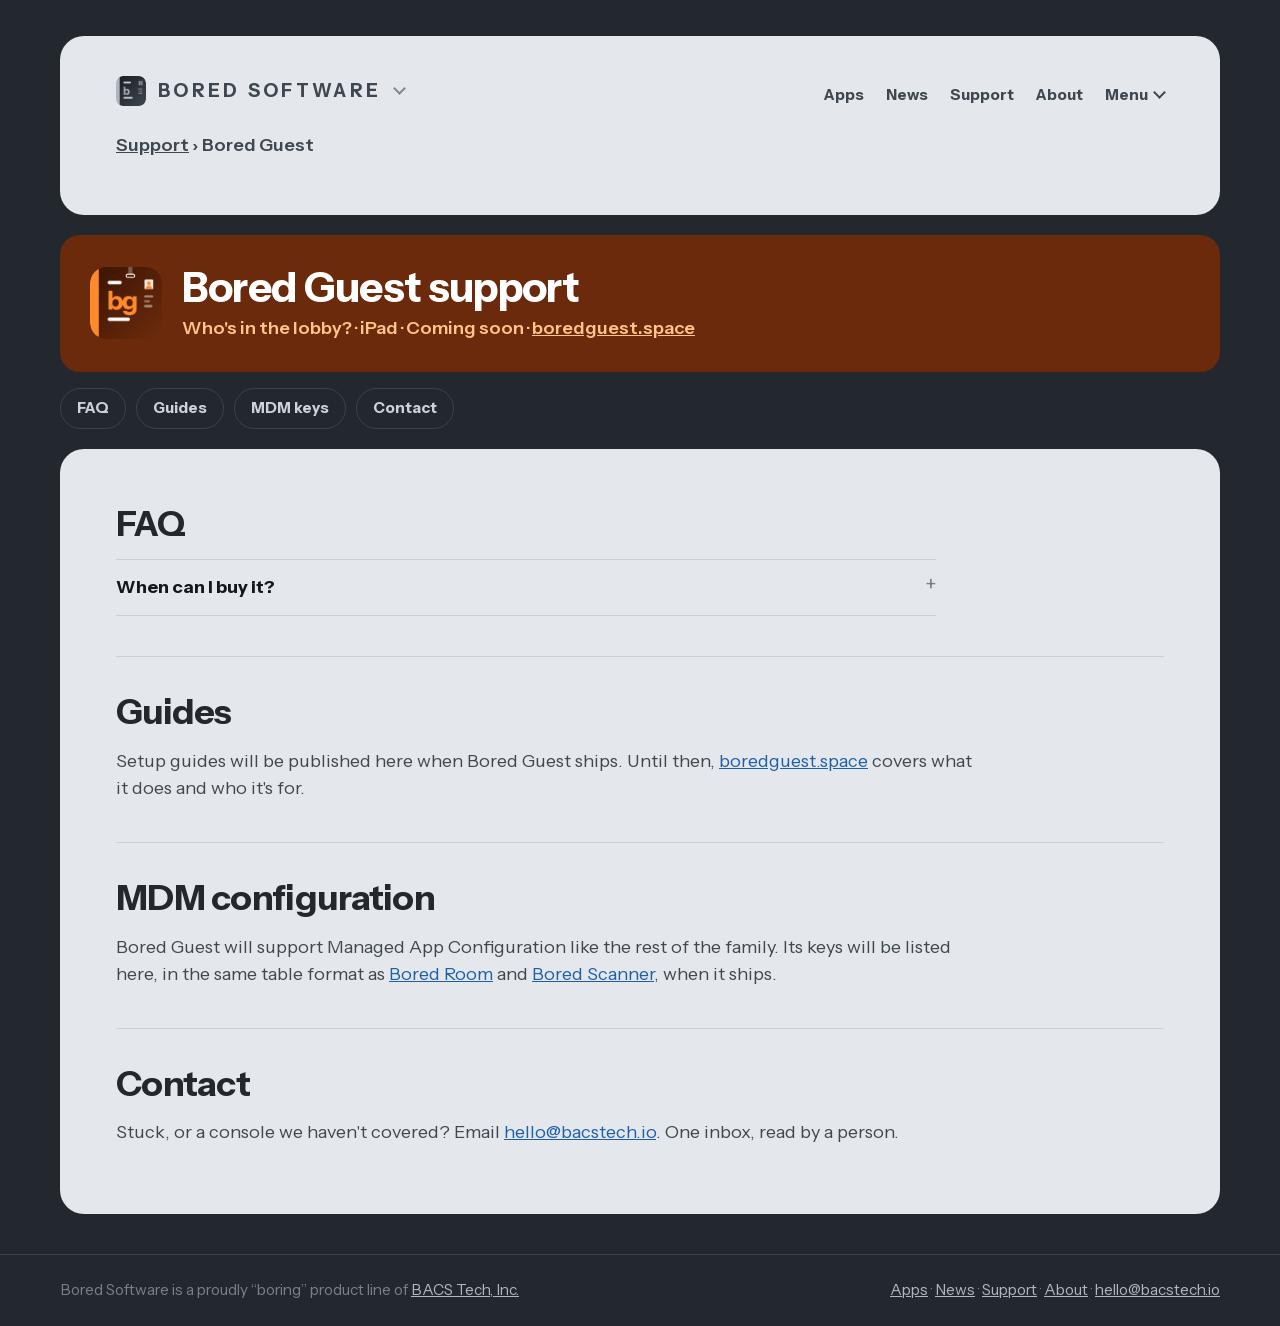
<file: support/guest.html>
<!doctype html>
<html lang="en">
<head>
<meta charset="utf-8">
<meta http-equiv="Content-Security-Policy" content="default-src 'self'; script-src 'none'; object-src 'none'; base-uri 'self'; form-action 'none'">
<meta name="viewport" content="width=device-width, initial-scale=1">
<title>Bored Guest support — Bored Software</title>
<meta name="description" content="FAQs, setup guides and MDM configuration keys for Bored Guest.">
<meta property="og:type" content="website">
<meta property="og:site_name" content="Bored Software">
<meta property="og:url" content="https://boredsoftware.space/support/guest.html">
<link rel="canonical" href="https://boredsoftware.space/support/guest.html">
<meta property="og:title" content="Bored Guest support — Bored Software">
<meta property="og:description" content="FAQs, setup guides and MDM configuration keys for Bored Guest.">
<meta property="og:image" content="https://boredsoftware.space/og-image.png">
<meta property="og:image:width" content="1200">
<meta property="og:image:height" content="630">
<meta property="og:image:alt" content="The four Bored apps, Room, Scanner, Package and Guest, next to the headline Software that does one job.">
<meta name="twitter:card" content="summary_large_image">
<meta name="theme-color" content="#23282E">
<link rel="icon" type="image/png" sizes="64x64" href="../favicon.png?v=2">
<link rel="apple-touch-icon" href="../apple-touch-icon.png?v=2">
<link rel="stylesheet" href="../style.css?v=9">
<link rel="stylesheet" href="/menu.css?v=1">
</head>
<body>

<div class="wrap">
  <header class="panel">
    <div class="top">
      <details class="switcher">
        <summary class="brand" aria-label="Bored Software. Switch app"><img src="../mark.png?v=2" alt="" width="30" height="30">Bored Software<span class="sw-chev" aria-hidden="true"></span></summary>
        <div class="sw-menu">
          <a class="sw-item" href="https://boredroom.space"><img src="../app-room.png" alt="" width="36" height="36"><span><b>Bored Room</b><small>Meeting-room sign · iPad</small></span></a>
          <a class="sw-item" href="https://boredscanner.space"><img src="../app-scanner.png" alt="" width="36" height="36"><span><b>Bored Scanner</b><small>Laptop labels to inventory · Soon</small></span></a>
          <span class="sw-item sw-soon"><img src="../app-package.png" alt="" width="36" height="36"><span><b>Bored Package</b><small>Front-desk package log · Soon</small></span></span>
          <span class="sw-item sw-soon"><img src="../app-guest.png" alt="" width="36" height="36"><span><b>Bored Guest</b><small>Visitor sign-in · Soon</small></span></span>
          <a class="sw-all" href="../">All Bored Software &rarr;</a>
        </div>
      </details>
      <nav class="toplinks"><a href="../">Apps</a><a href="../news.html">News</a><a href="./">Support</a><a href="../about.html">About</a><details class="bmenu"><summary>Menu</summary><div class="bmenu-panel"><div class="bmenu-group bmenu-software"><h4><i></i>Bored Software</h4><ul><li><a href="https://boredsoftware.space/">Apps</a></li><li><a href="https://boredsoftware.space/news.html">News</a></li><li><a href="https://boredsoftware.space/support/">Support</a></li><li><a href="https://boredsoftware.space/about.html">About</a></li></ul></div><div class="bmenu-group bmenu-room"><h4><i></i>Bored Room</h4><ul><li><a href="https://boredroom.space/">Home</a></li><li><a href="https://boredroom.space/setup.html">Setup guides</a></li><li><a href="https://boredroom.space/setup-manual.html">By hand / iPhone</a></li><li><a href="https://boredroom.space/setup-configurator.html">Apple Configurator</a></li><li><a href="https://boredroom.space/setup-mdm.html">MDM</a></li><li><a href="https://boredroom.space/setup-service-account.html">Service account</a></li><li><a href="https://boredroom.space/mounting.html">Mounting and power</a></li><li><a href="https://boredroom.space/privacy.html">Privacy</a></li><li><a href="https://boredsoftware.space/support/room.html">Support</a></li></ul></div><div class="bmenu-group bmenu-scanner"><h4><i></i>Bored Scanner</h4><ul><li><a href="https://boredscanner.space/">Home</a></li><li><a href="https://boredscanner.space/scanning.html">Scanning</a></li><li><a href="https://boredscanner.space/compare.html">Compare</a></li><li><a href="https://boredscanner.space/privacy.html">Privacy</a></li><li><a href="https://boredsoftware.space/support/scanner.html">Support</a></li></ul></div><div class="bmenu-group bmenu-package"><h4><i></i>Bored Package <small>Soon</small></h4><ul><li><a href="https://boredpackage.space/">Home</a></li><li><a href="https://boredsoftware.space/support/package.html">Support</a></li></ul></div><div class="bmenu-group bmenu-guest"><h4><i></i>Bored Guest <small>Soon</small></h4><ul><li><a href="https://boredguest.space/">Home</a></li><li><a href="https://boredsoftware.space/support/guest.html" aria-current="page">Support</a></li></ul></div></div></details></nav>
    </div>
    <p class="crumbs"><a href="./">Support</a> <span aria-hidden="true">›</span> Bored Guest</p>
  </header>

  <div class="appbar guest">
    <img src="../app-guest.png" alt="" width="72" height="72">
    <div><h1>Bored Guest support</h1><p class="tag">Who&#x27;s in the lobby? · iPad · Coming soon · <a href="https://boredguest.space">boredguest.space</a></p></div>
  </div>
  <nav class="toc" aria-label="On this page"><a href="#faq">FAQ</a><a href="#guides">Guides</a><a href="#mdm">MDM keys</a><a href="#contact">Contact</a></nav>
</div>

<main class="wrap doc">
  <section id="faq">
    <h2>FAQ</h2>
      <details>
        <summary>When can I buy it?</summary>
        <p>Not yet. Bored Guest is in the works. Its support pages will be published here when it ships.</p>
      </details>
  </section>

  <section id="guides">
    <h2>Guides</h2>
    <p>Setup guides will be published here when Bored Guest ships. Until then, <a href="https://boredguest.space">boredguest.space</a> covers what it does and who it's for.</p>
  </section>

  <section id="mdm">
    <h2>MDM configuration</h2>
    <p>Bored Guest will support Managed App Configuration like the rest of the family. Its keys will be listed here, in the same table format as <a href="room.html#mdm">Bored Room</a> and <a href="scanner.html#mdm">Bored Scanner</a>, when it ships.</p>
  </section>

  <section id="contact">
    <h2>Contact</h2>
    <p>Stuck, or a console we haven't covered? Email <a href="mailto:hello@bacstech.io?subject=Bored%20Guest%20support">hello@bacstech.io</a>. One inbox, read by a person. </p>
  </section>
</main>

<footer>
  <div class="wrap">
    <span>Bored Software is a proudly “boring” product line of <a href="https://www.bacstech.io">BACS Tech, Inc.</a></span>
    <span><a href="../">Apps</a> &middot; <a href="../news.html">News</a> &middot; <a href="./">Support</a> &middot; <a href="../about.html">About</a> &middot; <a href="mailto:hello@bacstech.io">hello@bacstech.io</a></span>
  </div>
</footer>

</body>
</html>
</file>
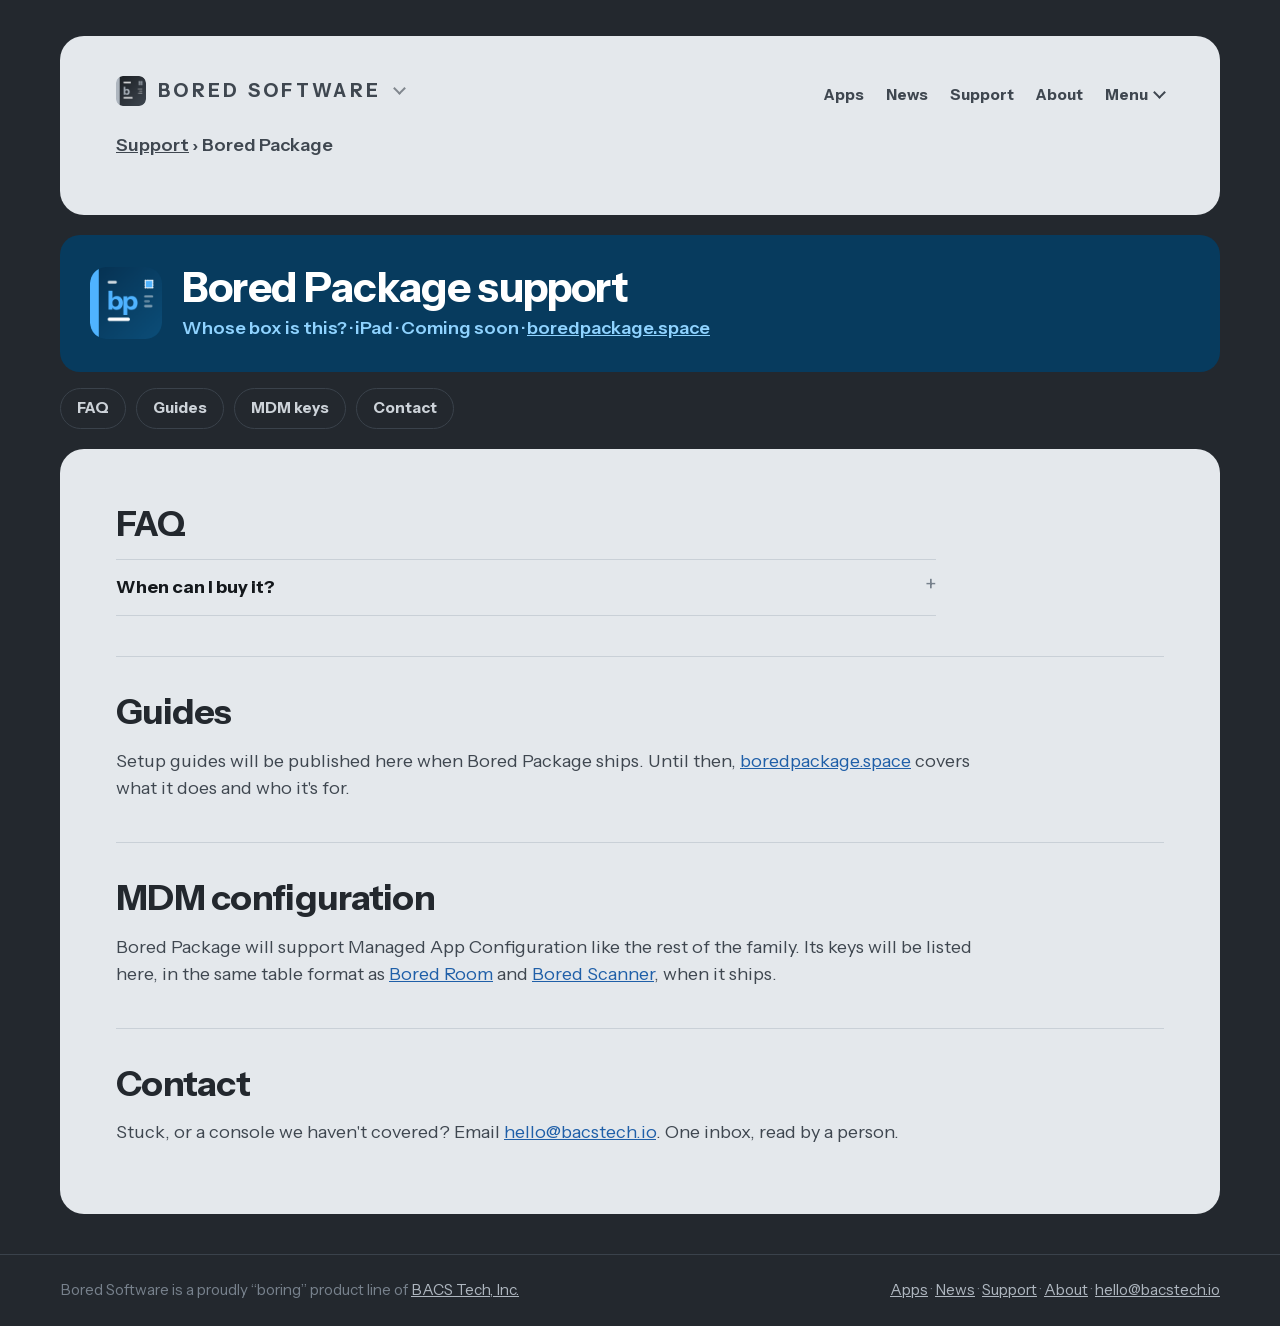
<file: support/package.html>
<!doctype html>
<html lang="en">
<head>
<meta charset="utf-8">
<meta http-equiv="Content-Security-Policy" content="default-src 'self'; script-src 'none'; object-src 'none'; base-uri 'self'; form-action 'none'">
<meta name="viewport" content="width=device-width, initial-scale=1">
<title>Bored Package support — Bored Software</title>
<meta name="description" content="FAQs, setup guides and MDM configuration keys for Bored Package.">
<meta property="og:type" content="website">
<meta property="og:site_name" content="Bored Software">
<meta property="og:url" content="https://boredsoftware.space/support/package.html">
<link rel="canonical" href="https://boredsoftware.space/support/package.html">
<meta property="og:title" content="Bored Package support — Bored Software">
<meta property="og:description" content="FAQs, setup guides and MDM configuration keys for Bored Package.">
<meta property="og:image" content="https://boredsoftware.space/og-image.png">
<meta property="og:image:width" content="1200">
<meta property="og:image:height" content="630">
<meta property="og:image:alt" content="The four Bored apps, Room, Scanner, Package and Guest, next to the headline Software that does one job.">
<meta name="twitter:card" content="summary_large_image">
<meta name="theme-color" content="#23282E">
<link rel="icon" type="image/png" sizes="64x64" href="../favicon.png?v=2">
<link rel="apple-touch-icon" href="../apple-touch-icon.png?v=2">
<link rel="stylesheet" href="../style.css?v=9">
<link rel="stylesheet" href="/menu.css?v=1">
</head>
<body>

<div class="wrap">
  <header class="panel">
    <div class="top">
      <details class="switcher">
        <summary class="brand" aria-label="Bored Software. Switch app"><img src="../mark.png?v=2" alt="" width="30" height="30">Bored Software<span class="sw-chev" aria-hidden="true"></span></summary>
        <div class="sw-menu">
          <a class="sw-item" href="https://boredroom.space"><img src="../app-room.png" alt="" width="36" height="36"><span><b>Bored Room</b><small>Meeting-room sign · iPad</small></span></a>
          <a class="sw-item" href="https://boredscanner.space"><img src="../app-scanner.png" alt="" width="36" height="36"><span><b>Bored Scanner</b><small>Laptop labels to inventory · Soon</small></span></a>
          <span class="sw-item sw-soon"><img src="../app-package.png" alt="" width="36" height="36"><span><b>Bored Package</b><small>Front-desk package log · Soon</small></span></span>
          <span class="sw-item sw-soon"><img src="../app-guest.png" alt="" width="36" height="36"><span><b>Bored Guest</b><small>Visitor sign-in · Soon</small></span></span>
          <a class="sw-all" href="../">All Bored Software &rarr;</a>
        </div>
      </details>
      <nav class="toplinks"><a href="../">Apps</a><a href="../news.html">News</a><a href="./">Support</a><a href="../about.html">About</a><details class="bmenu"><summary>Menu</summary><div class="bmenu-panel"><div class="bmenu-group bmenu-software"><h4><i></i>Bored Software</h4><ul><li><a href="https://boredsoftware.space/">Apps</a></li><li><a href="https://boredsoftware.space/news.html">News</a></li><li><a href="https://boredsoftware.space/support/">Support</a></li><li><a href="https://boredsoftware.space/about.html">About</a></li></ul></div><div class="bmenu-group bmenu-room"><h4><i></i>Bored Room</h4><ul><li><a href="https://boredroom.space/">Home</a></li><li><a href="https://boredroom.space/setup.html">Setup guides</a></li><li><a href="https://boredroom.space/setup-manual.html">By hand / iPhone</a></li><li><a href="https://boredroom.space/setup-configurator.html">Apple Configurator</a></li><li><a href="https://boredroom.space/setup-mdm.html">MDM</a></li><li><a href="https://boredroom.space/setup-service-account.html">Service account</a></li><li><a href="https://boredroom.space/mounting.html">Mounting and power</a></li><li><a href="https://boredroom.space/privacy.html">Privacy</a></li><li><a href="https://boredsoftware.space/support/room.html">Support</a></li></ul></div><div class="bmenu-group bmenu-scanner"><h4><i></i>Bored Scanner</h4><ul><li><a href="https://boredscanner.space/">Home</a></li><li><a href="https://boredscanner.space/scanning.html">Scanning</a></li><li><a href="https://boredscanner.space/compare.html">Compare</a></li><li><a href="https://boredscanner.space/privacy.html">Privacy</a></li><li><a href="https://boredsoftware.space/support/scanner.html">Support</a></li></ul></div><div class="bmenu-group bmenu-package"><h4><i></i>Bored Package <small>Soon</small></h4><ul><li><a href="https://boredpackage.space/">Home</a></li><li><a href="https://boredsoftware.space/support/package.html" aria-current="page">Support</a></li></ul></div><div class="bmenu-group bmenu-guest"><h4><i></i>Bored Guest <small>Soon</small></h4><ul><li><a href="https://boredguest.space/">Home</a></li><li><a href="https://boredsoftware.space/support/guest.html">Support</a></li></ul></div></div></details></nav>
    </div>
    <p class="crumbs"><a href="./">Support</a> <span aria-hidden="true">›</span> Bored Package</p>
  </header>

  <div class="appbar package">
    <img src="../app-package.png" alt="" width="72" height="72">
    <div><h1>Bored Package support</h1><p class="tag">Whose box is this? · iPad · Coming soon · <a href="https://boredpackage.space">boredpackage.space</a></p></div>
  </div>
  <nav class="toc" aria-label="On this page"><a href="#faq">FAQ</a><a href="#guides">Guides</a><a href="#mdm">MDM keys</a><a href="#contact">Contact</a></nav>
</div>

<main class="wrap doc">
  <section id="faq">
    <h2>FAQ</h2>
      <details>
        <summary>When can I buy it?</summary>
        <p>Not yet. Bored Package is in the works. Its support pages will be published here when it ships.</p>
      </details>
  </section>

  <section id="guides">
    <h2>Guides</h2>
    <p>Setup guides will be published here when Bored Package ships. Until then, <a href="https://boredpackage.space">boredpackage.space</a> covers what it does and who it's for.</p>
  </section>

  <section id="mdm">
    <h2>MDM configuration</h2>
    <p>Bored Package will support Managed App Configuration like the rest of the family. Its keys will be listed here, in the same table format as <a href="room.html#mdm">Bored Room</a> and <a href="scanner.html#mdm">Bored Scanner</a>, when it ships.</p>
  </section>

  <section id="contact">
    <h2>Contact</h2>
    <p>Stuck, or a console we haven't covered? Email <a href="mailto:hello@bacstech.io?subject=Bored%20Package%20support">hello@bacstech.io</a>. One inbox, read by a person. </p>
  </section>
</main>

<footer>
  <div class="wrap">
    <span>Bored Software is a proudly “boring” product line of <a href="https://www.bacstech.io">BACS Tech, Inc.</a></span>
    <span><a href="../">Apps</a> &middot; <a href="../news.html">News</a> &middot; <a href="./">Support</a> &middot; <a href="../about.html">About</a> &middot; <a href="mailto:hello@bacstech.io">hello@bacstech.io</a></span>
  </div>
</footer>

</body>
</html>
</file>
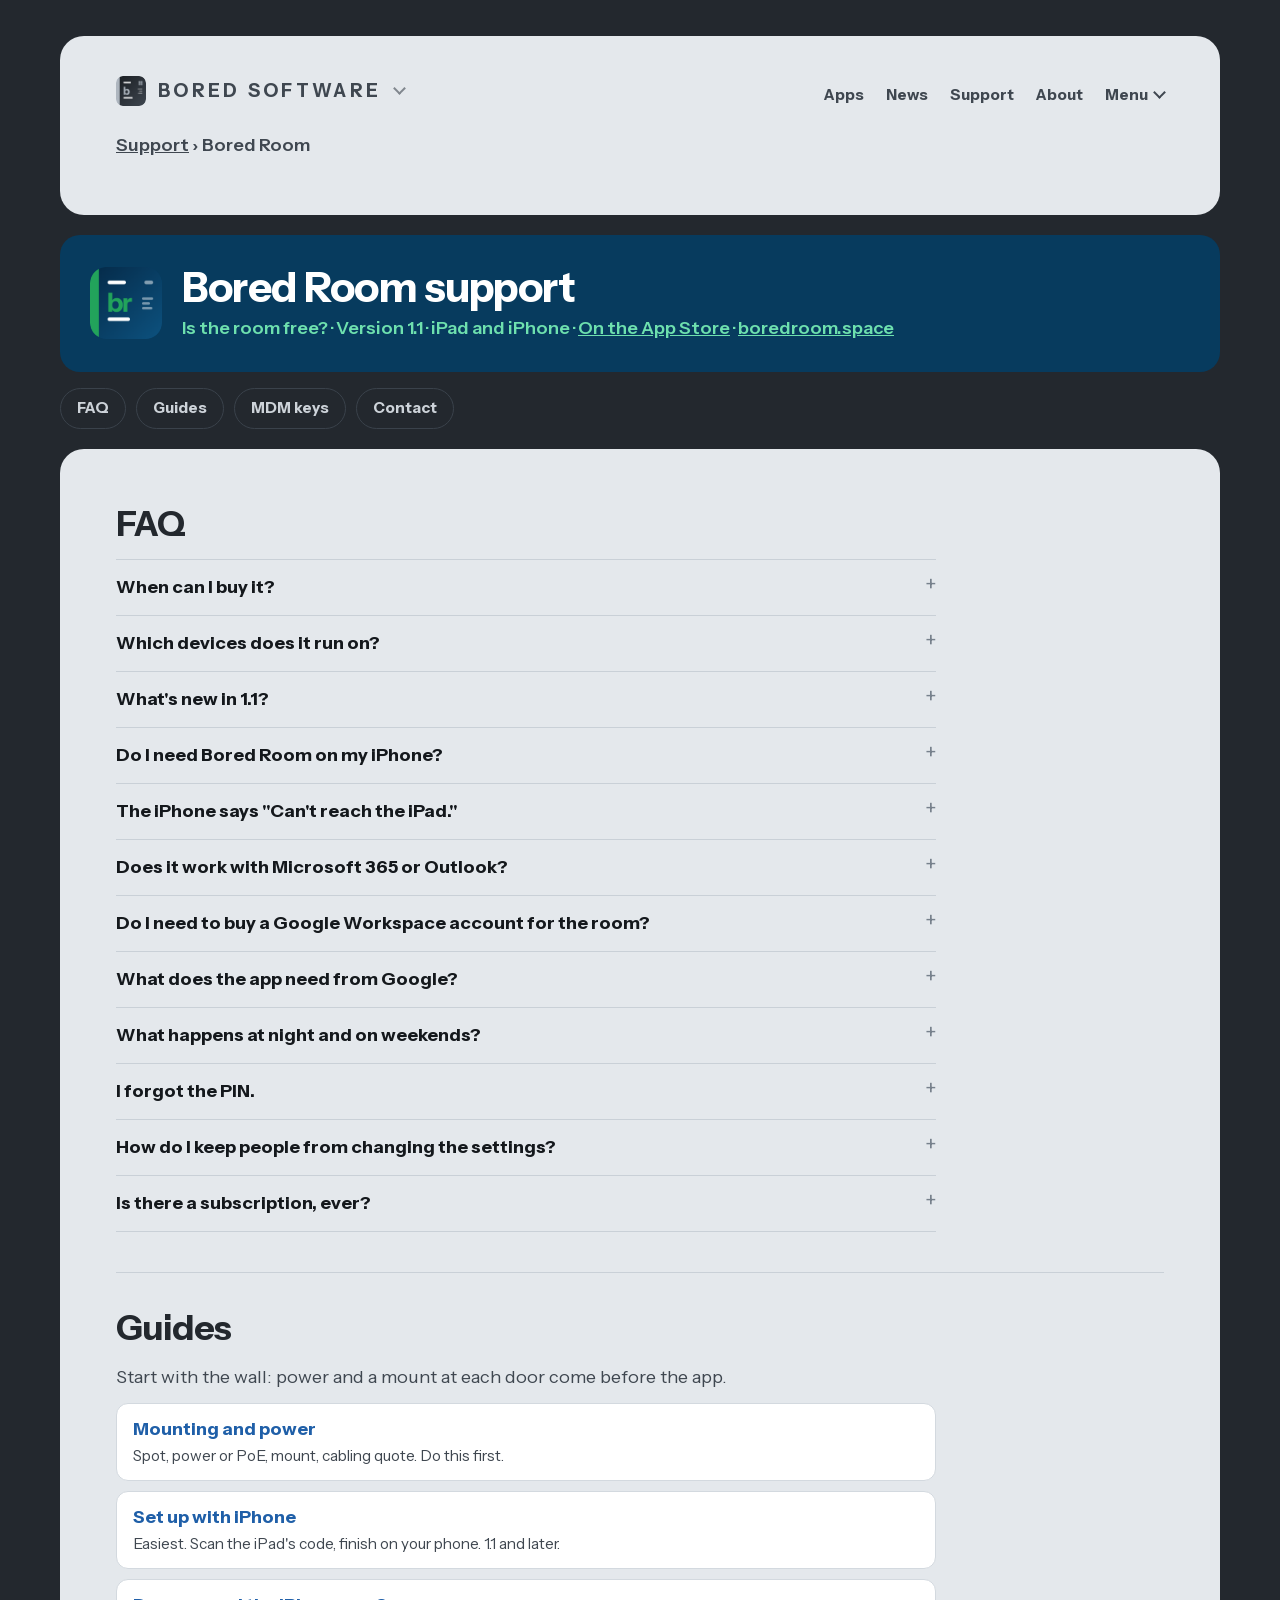
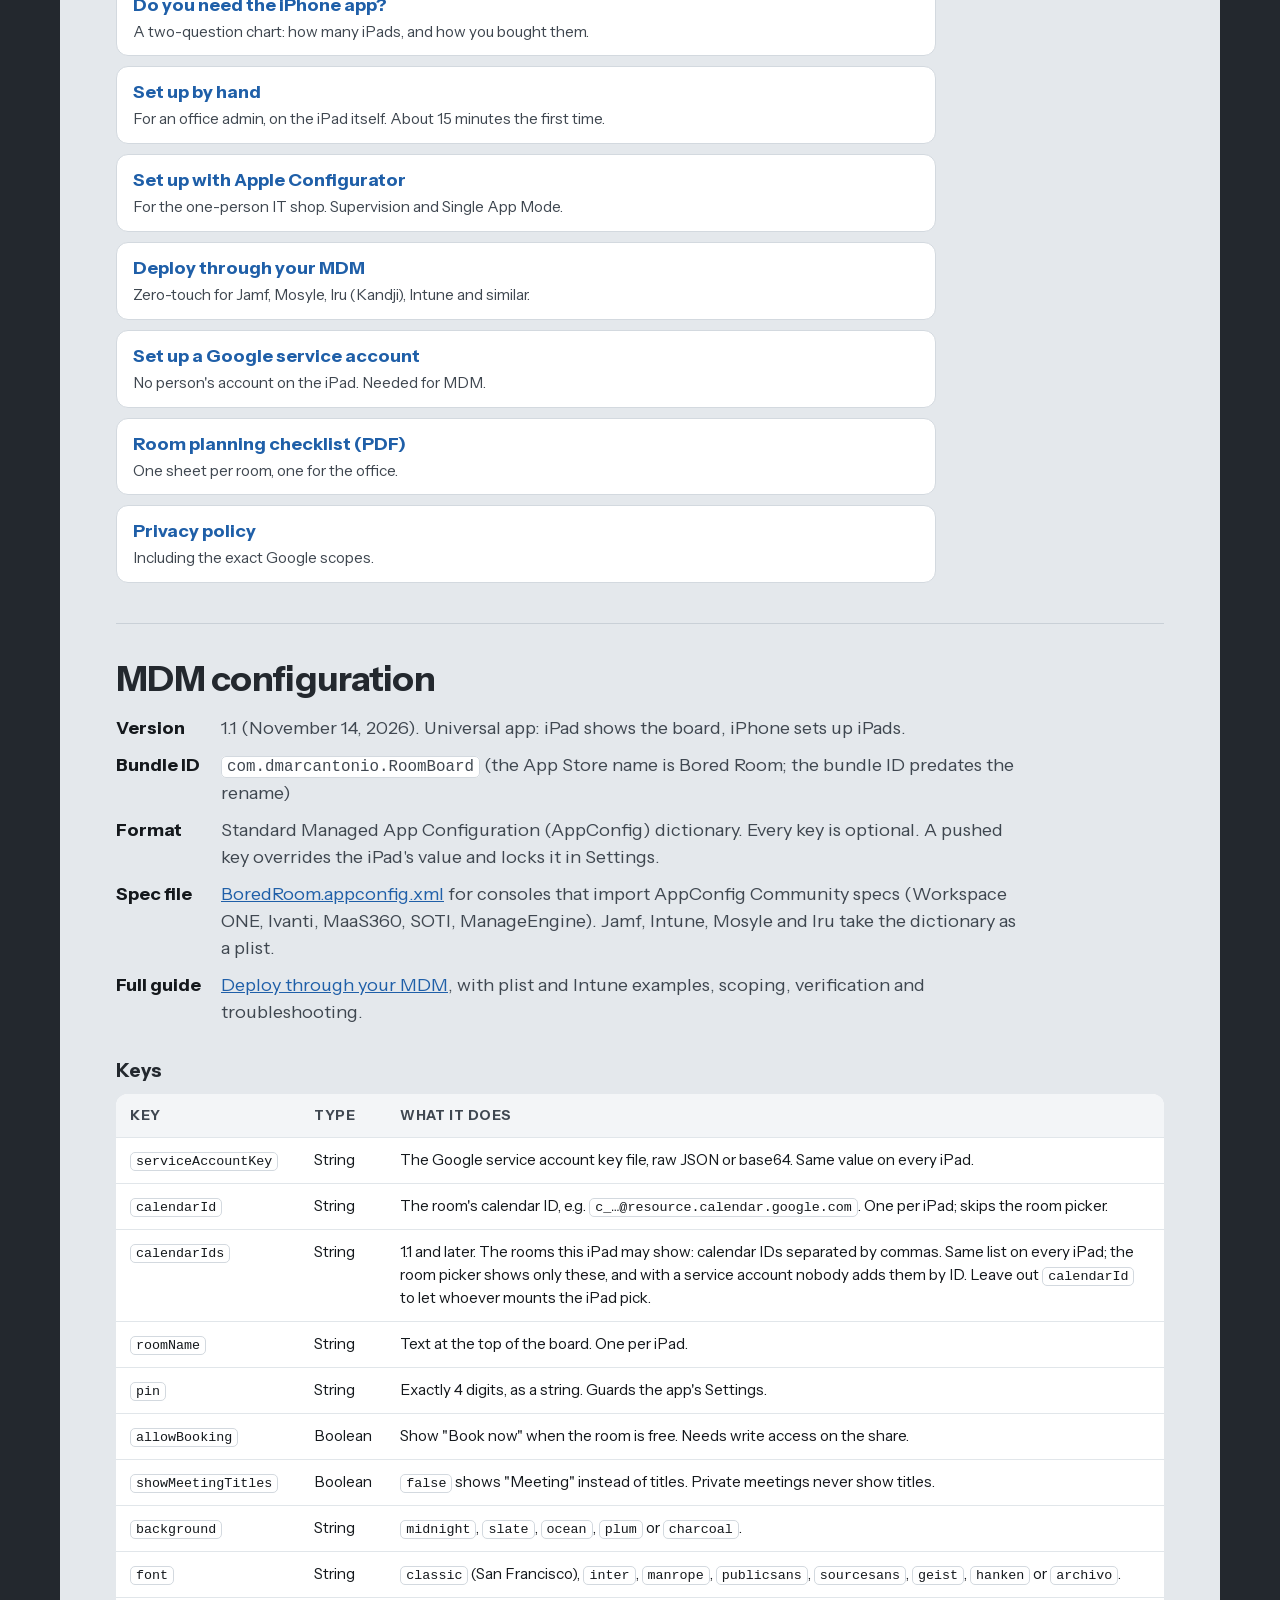
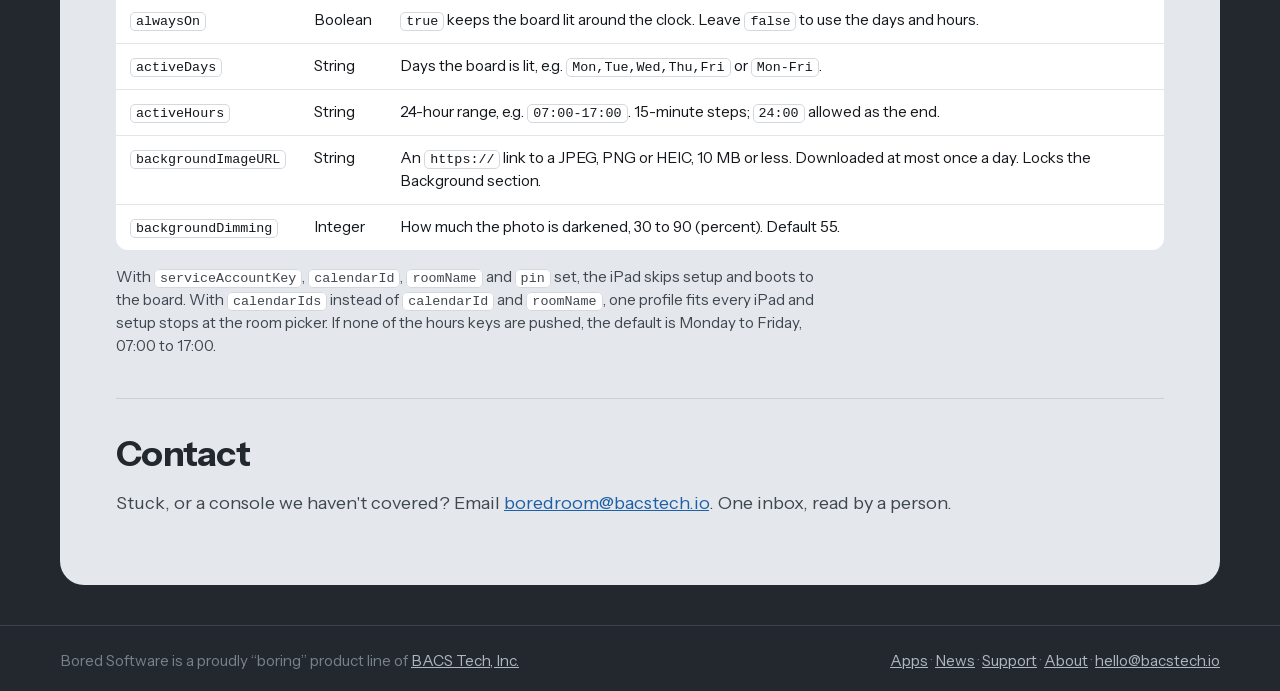
<file: support/room.html>
<!doctype html>
<html lang="en">
<head>
<meta charset="utf-8">
<meta http-equiv="Content-Security-Policy" content="default-src 'self'; script-src 'none'; object-src 'none'; base-uri 'self'; form-action 'none'">
<meta name="viewport" content="width=device-width, initial-scale=1">
<title>Bored Room support — Bored Software</title>
<meta name="description" content="FAQs, setup guides and MDM configuration keys for Bored Room.">
<meta property="og:type" content="website">
<meta property="og:site_name" content="Bored Software">
<meta property="og:url" content="https://boredsoftware.space/support/room.html">
<link rel="canonical" href="https://boredsoftware.space/support/room.html">
<meta property="og:title" content="Bored Room support — Bored Software">
<meta property="og:description" content="FAQs, setup guides and MDM configuration keys for Bored Room.">
<meta property="og:image" content="https://boredsoftware.space/og-image.png">
<meta property="og:image:width" content="1200">
<meta property="og:image:height" content="630">
<meta property="og:image:alt" content="The four Bored apps, Room, Scanner, Package and Guest, next to the headline Software that does one job.">
<meta name="twitter:card" content="summary_large_image">
<meta name="theme-color" content="#23282E">
<link rel="icon" type="image/png" sizes="64x64" href="../favicon.png?v=2">
<link rel="apple-touch-icon" href="../apple-touch-icon.png?v=2">
<link rel="stylesheet" href="../style.css?v=9">
<link rel="stylesheet" href="/menu.css?v=1">
</head>
<body>

<div class="wrap">
  <header class="panel">
    <div class="top">
      <details class="switcher">
        <summary class="brand" aria-label="Bored Software. Switch app"><img src="../mark.png?v=2" alt="" width="30" height="30">Bored Software<span class="sw-chev" aria-hidden="true"></span></summary>
        <div class="sw-menu">
          <a class="sw-item" href="https://boredroom.space"><img src="../app-room.png" alt="" width="36" height="36"><span><b>Bored Room</b><small>Meeting-room sign · iPad</small></span></a>
          <a class="sw-item" href="https://boredscanner.space"><img src="../app-scanner.png" alt="" width="36" height="36"><span><b>Bored Scanner</b><small>Laptop labels to inventory · Soon</small></span></a>
          <span class="sw-item sw-soon"><img src="../app-package.png" alt="" width="36" height="36"><span><b>Bored Package</b><small>Front-desk package log · Soon</small></span></span>
          <span class="sw-item sw-soon"><img src="../app-guest.png" alt="" width="36" height="36"><span><b>Bored Guest</b><small>Visitor sign-in · Soon</small></span></span>
          <a class="sw-all" href="../">All Bored Software &rarr;</a>
        </div>
      </details>
      <nav class="toplinks"><a href="../">Apps</a><a href="../news.html">News</a><a href="./">Support</a><a href="../about.html">About</a><details class="bmenu"><summary>Menu</summary><div class="bmenu-panel"><div class="bmenu-group bmenu-software"><h4><i></i>Bored Software</h4><ul><li><a href="https://boredsoftware.space/">Apps</a></li><li><a href="https://boredsoftware.space/news.html">News</a></li><li><a href="https://boredsoftware.space/support/">Support</a></li><li><a href="https://boredsoftware.space/about.html">About</a></li></ul></div><div class="bmenu-group bmenu-room"><h4><i></i>Bored Room</h4><ul><li><a href="https://boredroom.space/">Home</a></li><li><a href="https://boredroom.space/setup.html">Setup guides</a></li><li><a href="https://boredroom.space/setup-manual.html">By hand / iPhone</a></li><li><a href="https://boredroom.space/setup-configurator.html">Apple Configurator</a></li><li><a href="https://boredroom.space/setup-mdm.html">MDM</a></li><li><a href="https://boredroom.space/setup-service-account.html">Service account</a></li><li><a href="https://boredroom.space/mounting.html">Mounting and power</a></li><li><a href="https://boredroom.space/privacy.html">Privacy</a></li><li><a href="https://boredsoftware.space/support/room.html" aria-current="page">Support</a></li></ul></div><div class="bmenu-group bmenu-scanner"><h4><i></i>Bored Scanner</h4><ul><li><a href="https://boredscanner.space/">Home</a></li><li><a href="https://boredscanner.space/scanning.html">Scanning</a></li><li><a href="https://boredscanner.space/compare.html">Compare</a></li><li><a href="https://boredscanner.space/privacy.html">Privacy</a></li><li><a href="https://boredsoftware.space/support/scanner.html">Support</a></li></ul></div><div class="bmenu-group bmenu-package"><h4><i></i>Bored Package <small>Soon</small></h4><ul><li><a href="https://boredpackage.space/">Home</a></li><li><a href="https://boredsoftware.space/support/package.html">Support</a></li></ul></div><div class="bmenu-group bmenu-guest"><h4><i></i>Bored Guest <small>Soon</small></h4><ul><li><a href="https://boredguest.space/">Home</a></li><li><a href="https://boredsoftware.space/support/guest.html">Support</a></li></ul></div></div></details></nav>
    </div>
    <p class="crumbs"><a href="./">Support</a> <span aria-hidden="true">›</span> Bored Room</p>
  </header>

  <div class="appbar room">
    <img src="../app-room.png" alt="" width="72" height="72">
    <div><h1>Bored Room support</h1><p class="tag">Is the room free? · Version 1.1 · iPad and iPhone · <a href="https://apps.apple.com/app/id6822410239">On the App Store</a> · <a href="https://boredroom.space">boredroom.space</a></p></div>
  </div>
  <nav class="toc" aria-label="On this page"><a href="#faq">FAQ</a><a href="#guides">Guides</a><a href="#mdm">MDM keys</a><a href="#contact">Contact</a></nav>
</div>

<main class="wrap doc">
  <section id="faq">
    <h2>FAQ</h2>
      <details>
        <summary>When can I buy it?</summary>
        <p>Now. Bored Room 1.1 is <a href="https://apps.apple.com/app/id6822410239">on the App Store</a> for 99¢ per iPad, or through Apple Business if you deploy iPads in bulk. Plan the wall and power with the guides below first.</p>
      </details>
      <details>
        <summary>Which devices does it run on?</summary>
        <p>iPad on iPadOS 17 or later shows the board. An older iPad you already own is fine; the app is light. It works in landscape and portrait. iPhone on iOS 17 or later runs the same app as a setup remote for your iPads (1.1 and later); it never shows a board.</p>
      </details>
      <details>
        <summary>What's new in 1.1?</summary>
        <p>Set up with iPhone: the iPad shows a code, Bored Room on your iPhone scans it, and you connect Google Calendar and answer the setup questions on the phone. The iPad keeps the sign-in; the phone keeps nothing. Change from iPhone (Settings › Room) moves an iPad to another room the same way. For MDM, the <code>calendarIds</code> key gives every iPad the same room list. The Google step now reads "Connect Google Calendar". Free for anyone who bought 1.0. <a href="../news.html#2026-11-14-room-1-1">Release notes</a>.</p>
      </details>
      <details>
        <summary>Do I need Bored Room on my iPhone?</summary>
        <p>No, it's optional, and with an MDM you can skip it. It earns its keep from about six iPads set up by hand. It's free if the iPad's copy was bought with the same Apple Account as your iPhone; copies from Apple Business or Configurator belong to each iPad, so the phone needs its own (99¢). <a href="https://boredroom.space/setup.html#iphone-app">The decision chart</a> walks through it.</p>
      </details>
      <details>
        <summary>The iPhone says "Can't reach the iPad."</summary>
        <p>Check the iPad is still showing its code, and that Wi-Fi and Bluetooth are on for both devices, then tap Try again. They don't need to share a network; guest Wi-Fi is fine. If someone tapped Don't Allow on the Local Network prompt, turn it back on in Settings › Privacy &amp; Security › Local Network › Bored Room, on whichever device asked. It works in Single App Mode too. <a href="https://boredroom.space/setup-manual.html#iphone">Full steps</a>.</p>
      </details>
      <details>
        <summary>Does it work with Microsoft 365 or Outlook?</summary>
        <p>Not yet. Version 1 is Google Workspace only. Microsoft 365 is next; if that's you, <a href="mailto:boredroom@bacstech.io">tell us</a> so we know how many of you there are.</p>
      </details>
      <details>
        <summary>Do I need to buy a Google Workspace account for the room?</summary>
        <p>No. The simplest setup signs the iPad in with an account you already have, ideally a shared one like front desk. If you'd rather no one's account were on the iPad, a Google service account is free, has no mailbox, and reads only the rooms you share with it. The <a href="https://boredroom.space/setup.html">setup guides</a> cover both.</p>
      </details>
      <details>
        <summary>What does the app need from Google?</summary>
        <p>Two permissions: the list of calendars on the account, so you can pick the room, and access to events, so it can show the room's meetings and let people book it from the door. Once set up, it reads one calendar: the room you picked. Admins can see <a href="https://boredroom.space/privacy.html#google-permissions">the exact Google scopes</a> before approving.</p>
      </details>
      <details>
        <summary>What happens at night and on weekends?</summary>
        <p>You pick the days and hours the board is on (Monday to Friday, 7 AM to 5 PM by default, or always on). Outside those hours the screen goes black at minimum backlight. A touch brings the live board back for a minute, and a meeting that runs late keeps it lit until it ends.</p>
      </details>
      <details>
        <summary>I forgot the PIN.</summary>
        <p>Tap "Forgot PIN?" on the PIN screen and prove you're the admin the same way the iPad was set up: tap Verify with Google and sign in as the board's Google account, or choose the service account's key file again. If your MDM pushes the PIN, change it there instead.</p>
      </details>
      <details>
        <summary>How do I keep people from changing the settings?</summary>
        <p>Settings sit behind a PIN. For a wall-mounted iPad, lock it to the app with Guided Access, or Single App Mode through Apple Configurator or your MDM.</p>
      </details>
      <details>
        <summary>Is there a subscription, ever?</summary>
        <p>No. 99¢ buys the app. Updates are free.</p>
      </details>
  </section>

  <section id="guides">
    <h2>Guides</h2>
    <p>Start with the wall: power and a mount at each door come before the app.</p>
    <ul class="guides">
      <li><a href="https://boredroom.space/mounting.html">Mounting and power</a><span>Spot, power or PoE, mount, cabling quote. Do this first.</span></li>
      <li><a href="https://boredroom.space/setup-manual.html#iphone">Set up with iPhone</a><span>Easiest. Scan the iPad's code, finish on your phone. 1.1 and later.</span></li>
      <li><a href="https://boredroom.space/setup.html#iphone-app">Do you need the iPhone app?</a><span>A two-question chart: how many iPads, and how you bought them.</span></li>
      <li><a href="https://boredroom.space/setup-manual.html">Set up by hand</a><span>For an office admin, on the iPad itself. About 15 minutes the first time.</span></li>
      <li><a href="https://boredroom.space/setup-configurator.html">Set up with Apple Configurator</a><span>For the one-person IT shop. Supervision and Single App Mode.</span></li>
      <li><a href="https://boredroom.space/setup-mdm.html">Deploy through your MDM</a><span>Zero-touch for Jamf, Mosyle, Iru (Kandji), Intune and similar.</span></li>
      <li><a href="https://boredroom.space/setup-service-account.html">Set up a Google service account</a><span>No person's account on the iPad. Needed for MDM.</span></li>
      <li><a href="https://boredroom.space/mounting-checklist.pdf">Room planning checklist (PDF)</a><span>One sheet per room, one for the office.</span></li>
      <li><a href="https://boredroom.space/privacy.html">Privacy policy</a><span>Including the exact Google scopes.</span></li>
    </ul>
  </section>

  <section id="mdm">
    <h2>MDM configuration</h2>
    <dl class="facts">
      <dt>Version</dt><dd>1.1 (November 14, 2026). Universal app: iPad shows the board, iPhone sets up iPads.</dd>
      <dt>Bundle ID</dt><dd><code>com.dmarcantonio.RoomBoard</code> (the App Store name is Bored Room; the bundle ID predates the rename)</dd>
      <dt>Format</dt><dd>Standard Managed App Configuration (AppConfig) dictionary. Every key is optional. A pushed key overrides the iPad's value and locks it in Settings.</dd>
      <dt>Spec file</dt><dd><a href="https://boredroom.space/BoredRoom.appconfig.xml">BoredRoom.appconfig.xml</a> for consoles that import AppConfig Community specs (Workspace ONE, Ivanti, MaaS360, SOTI, ManageEngine). Jamf, Intune, Mosyle and Iru take the dictionary as a plist.</dd>
      <dt>Full guide</dt><dd><a href="https://boredroom.space/setup-mdm.html">Deploy through your MDM</a>, with plist and Intune examples, scoping, verification and troubleshooting.</dd>
    </dl>
    <h3>Keys</h3>
<div class="tablewrap"><table class="keys">
<thead><tr><th>Key</th><th>Type</th><th>What it does</th></tr></thead>
<tbody>
<tr><td><code>serviceAccountKey</code></td><td>String</td><td>The Google service account key file, raw JSON or base64. Same value on every iPad.</td></tr>
<tr><td><code>calendarId</code></td><td>String</td><td>The room's calendar ID, e.g. <code>c_…@resource.calendar.google.com</code>. One per iPad; skips the room picker.</td></tr>
<tr><td><code>calendarIds</code></td><td>String</td><td>1.1 and later. The rooms this iPad may show: calendar IDs separated by commas. Same list on every iPad; the room picker shows only these, and with a service account nobody adds them by ID. Leave out <code>calendarId</code> to let whoever mounts the iPad pick.</td></tr>
<tr><td><code>roomName</code></td><td>String</td><td>Text at the top of the board. One per iPad.</td></tr>
<tr><td><code>pin</code></td><td>String</td><td>Exactly 4 digits, as a string. Guards the app's Settings.</td></tr>
<tr><td><code>allowBooking</code></td><td>Boolean</td><td>Show "Book now" when the room is free. Needs write access on the share.</td></tr>
<tr><td><code>showMeetingTitles</code></td><td>Boolean</td><td><code>false</code> shows "Meeting" instead of titles. Private meetings never show titles.</td></tr>
<tr><td><code>background</code></td><td>String</td><td><code>midnight</code>, <code>slate</code>, <code>ocean</code>, <code>plum</code> or <code>charcoal</code>.</td></tr>
<tr><td><code>font</code></td><td>String</td><td><code>classic</code> (San Francisco), <code>inter</code>, <code>manrope</code>, <code>publicsans</code>, <code>sourcesans</code>, <code>geist</code>, <code>hanken</code> or <code>archivo</code>.</td></tr>
<tr><td><code>alwaysOn</code></td><td>Boolean</td><td><code>true</code> keeps the board lit around the clock. Leave <code>false</code> to use the days and hours.</td></tr>
<tr><td><code>activeDays</code></td><td>String</td><td>Days the board is lit, e.g. <code>Mon,Tue,Wed,Thu,Fri</code> or <code>Mon-Fri</code>.</td></tr>
<tr><td><code>activeHours</code></td><td>String</td><td>24-hour range, e.g. <code>07:00-17:00</code>. 15-minute steps; <code>24:00</code> allowed as the end.</td></tr>
<tr><td><code>backgroundImageURL</code></td><td>String</td><td>An <code>https://</code> link to a JPEG, PNG or HEIC, 10 MB or less. Downloaded at most once a day. Locks the Background section.</td></tr>
<tr><td><code>backgroundDimming</code></td><td>Integer</td><td>How much the photo is darkened, 30 to 90 (percent). Default 55.</td></tr>
</tbody></table></div>
    <p class="small">With <code>serviceAccountKey</code>, <code>calendarId</code>, <code>roomName</code> and <code>pin</code> set, the iPad skips setup and boots to the board. With <code>calendarIds</code> instead of <code>calendarId</code> and <code>roomName</code>, one profile fits every iPad and setup stops at the room picker. If none of the hours keys are pushed, the default is Monday to Friday, 07:00 to 17:00.</p>
  </section>

  <section id="contact">
    <h2>Contact</h2>
    <p>Stuck, or a console we haven't covered? Email <a href="mailto:boredroom@bacstech.io?subject=Bored%20Room%20support">boredroom@bacstech.io</a>. One inbox, read by a person. </p>
  </section>
</main>

<footer>
  <div class="wrap">
    <span>Bored Software is a proudly “boring” product line of <a href="https://www.bacstech.io">BACS Tech, Inc.</a></span>
    <span><a href="../">Apps</a> &middot; <a href="../news.html">News</a> &middot; <a href="./">Support</a> &middot; <a href="../about.html">About</a> &middot; <a href="mailto:hello@bacstech.io">hello@bacstech.io</a></span>
  </div>
</footer>

</body>
</html>
</file>
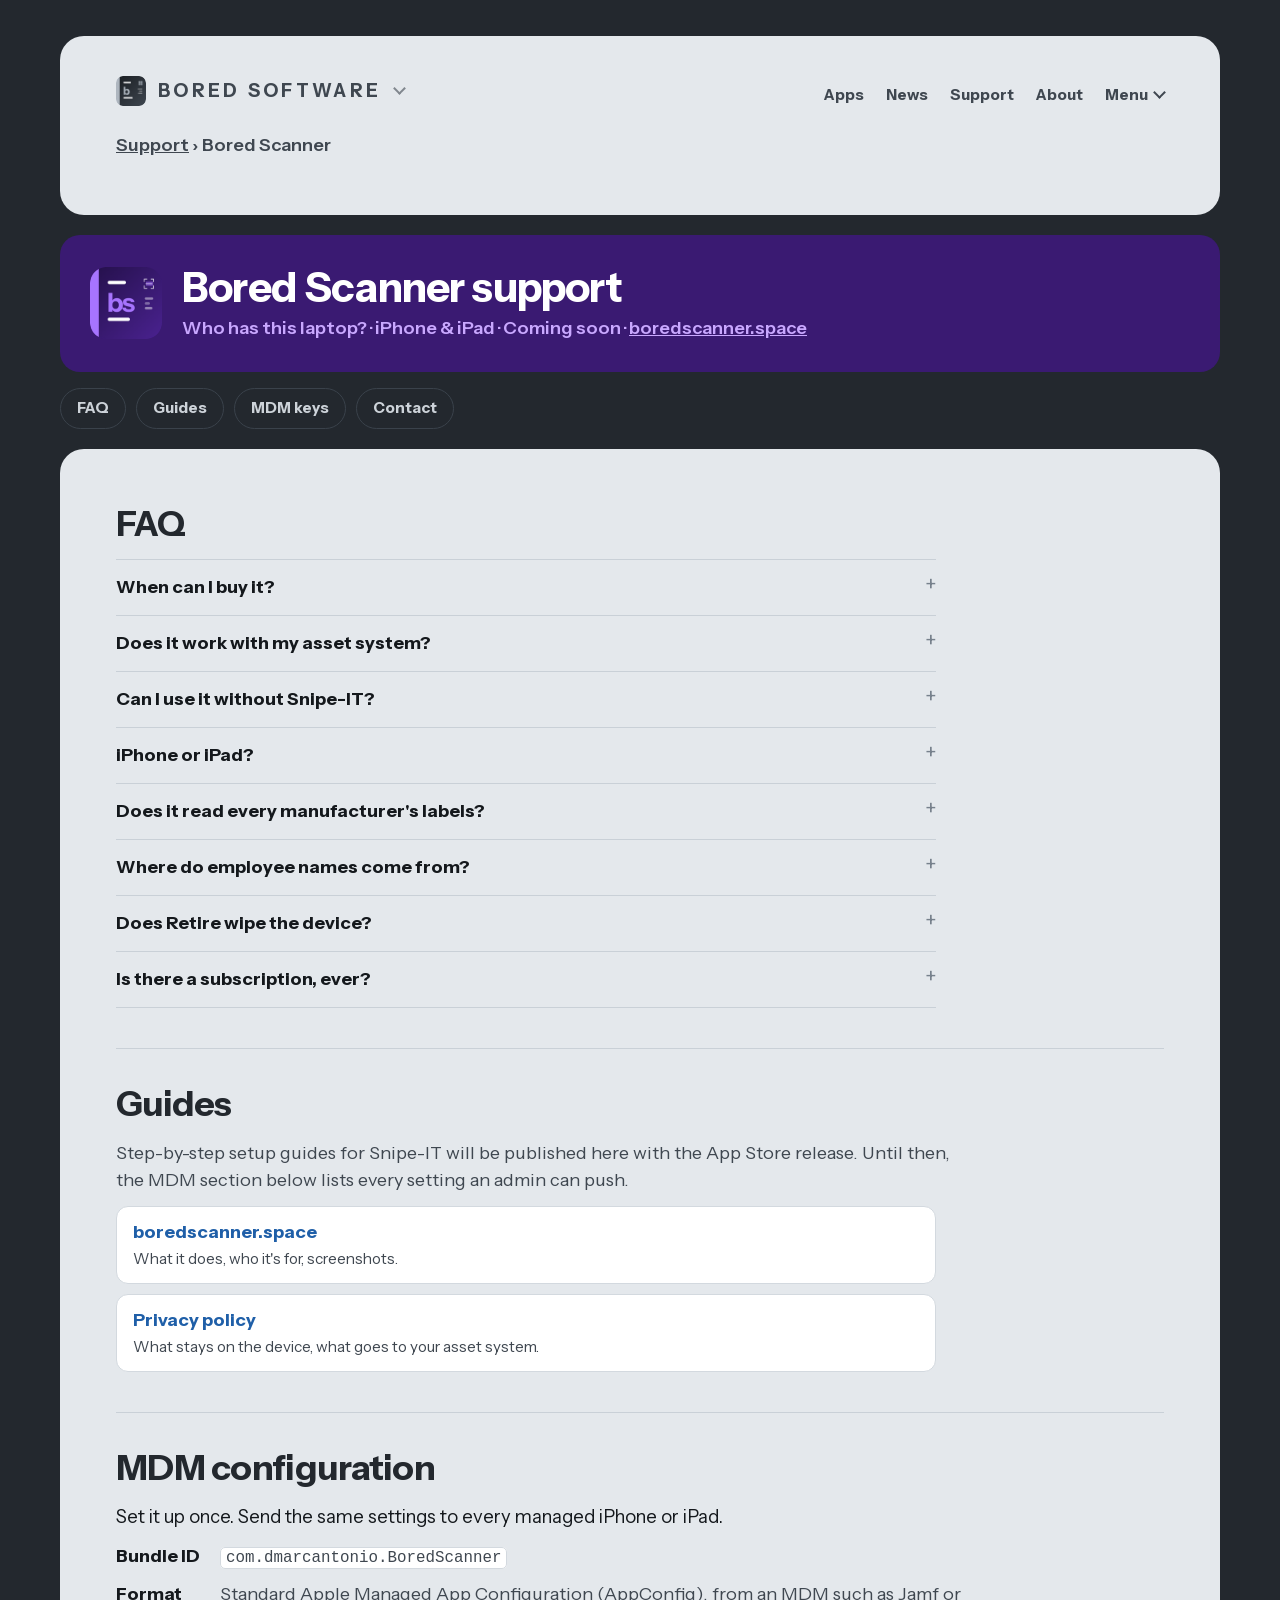
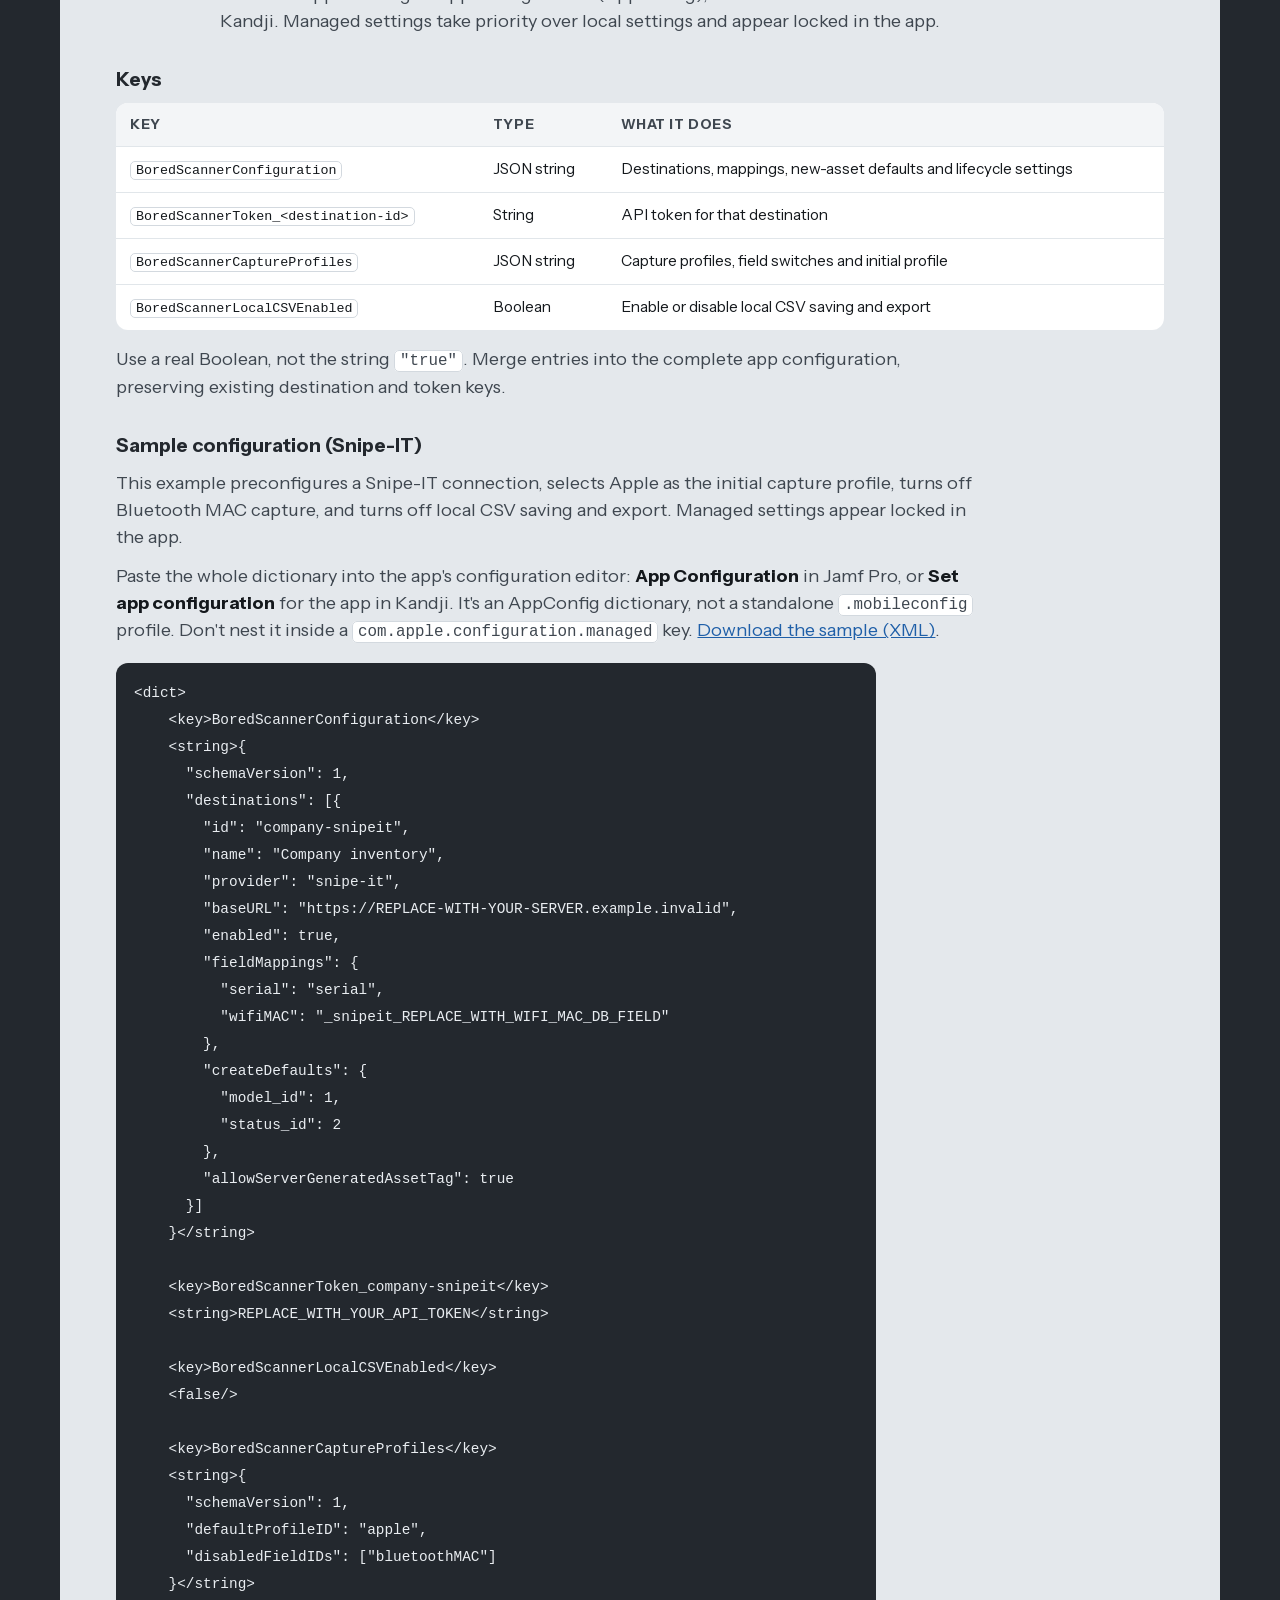
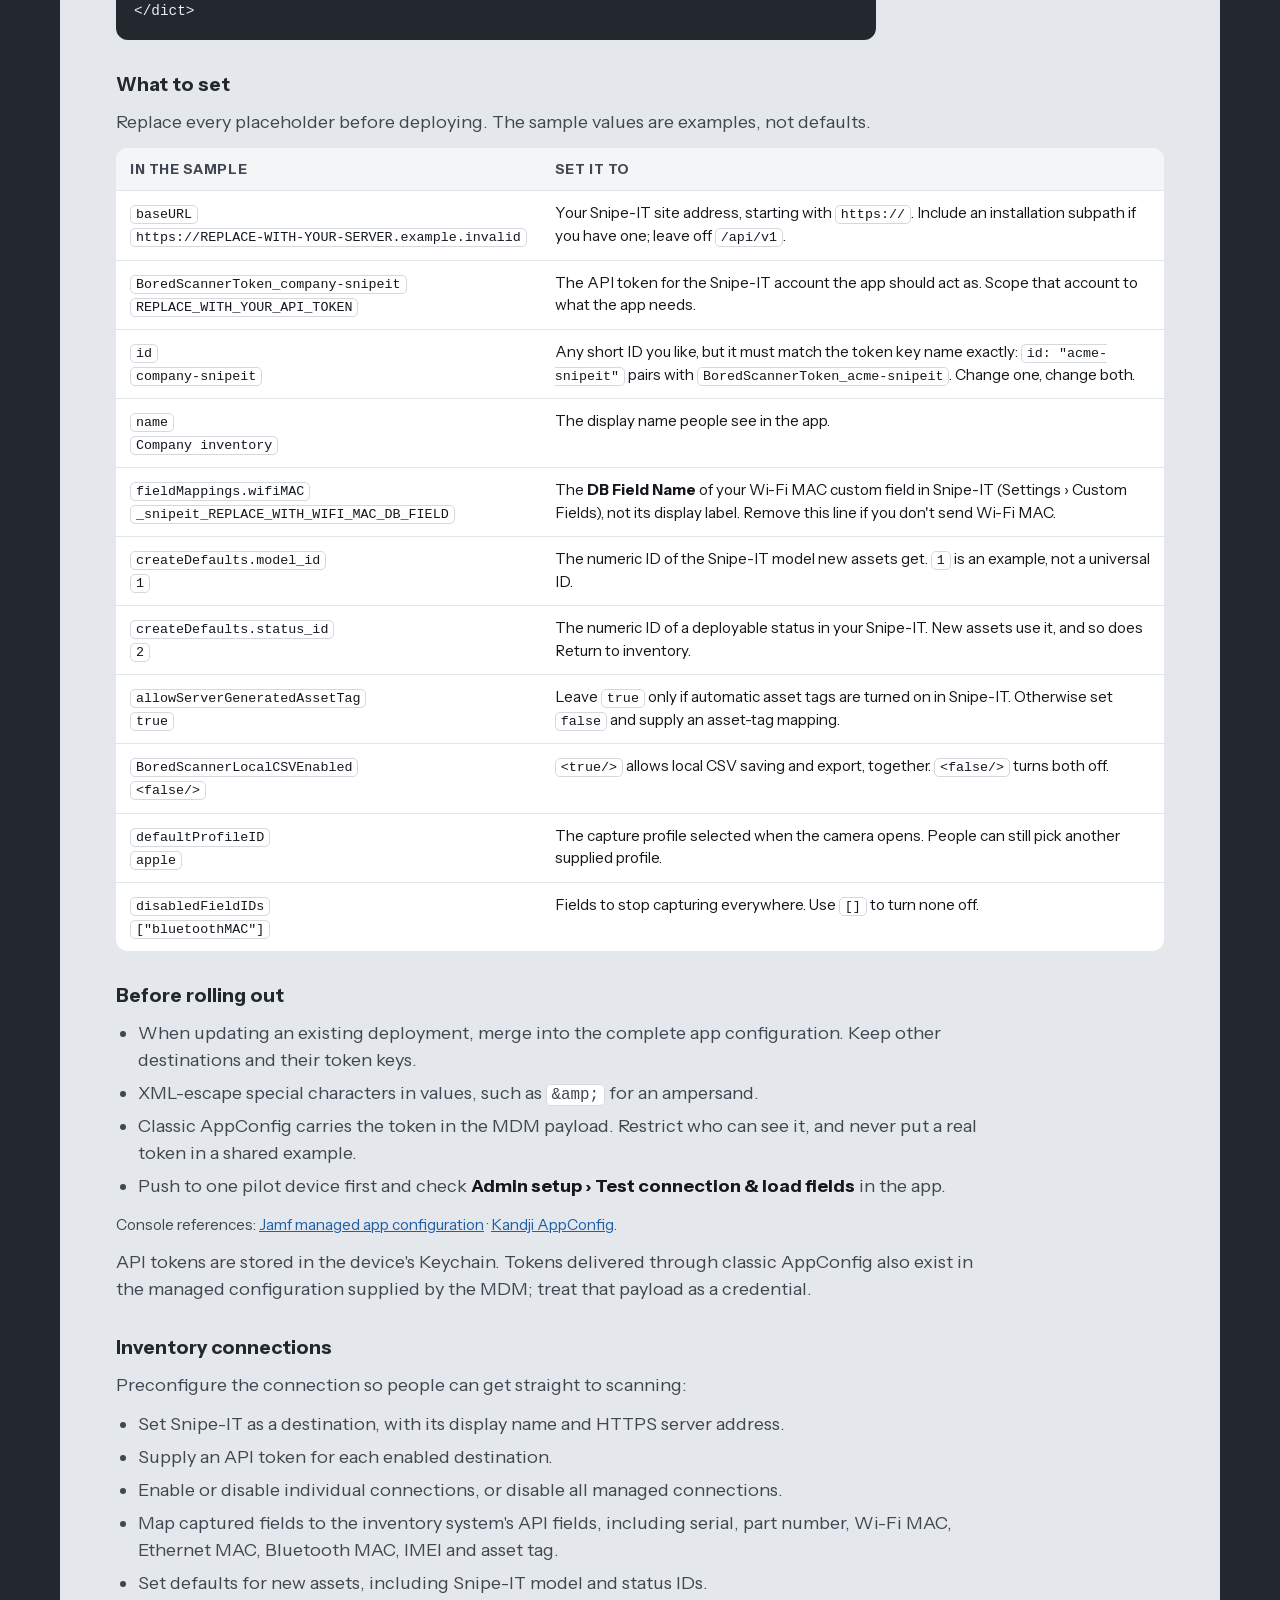
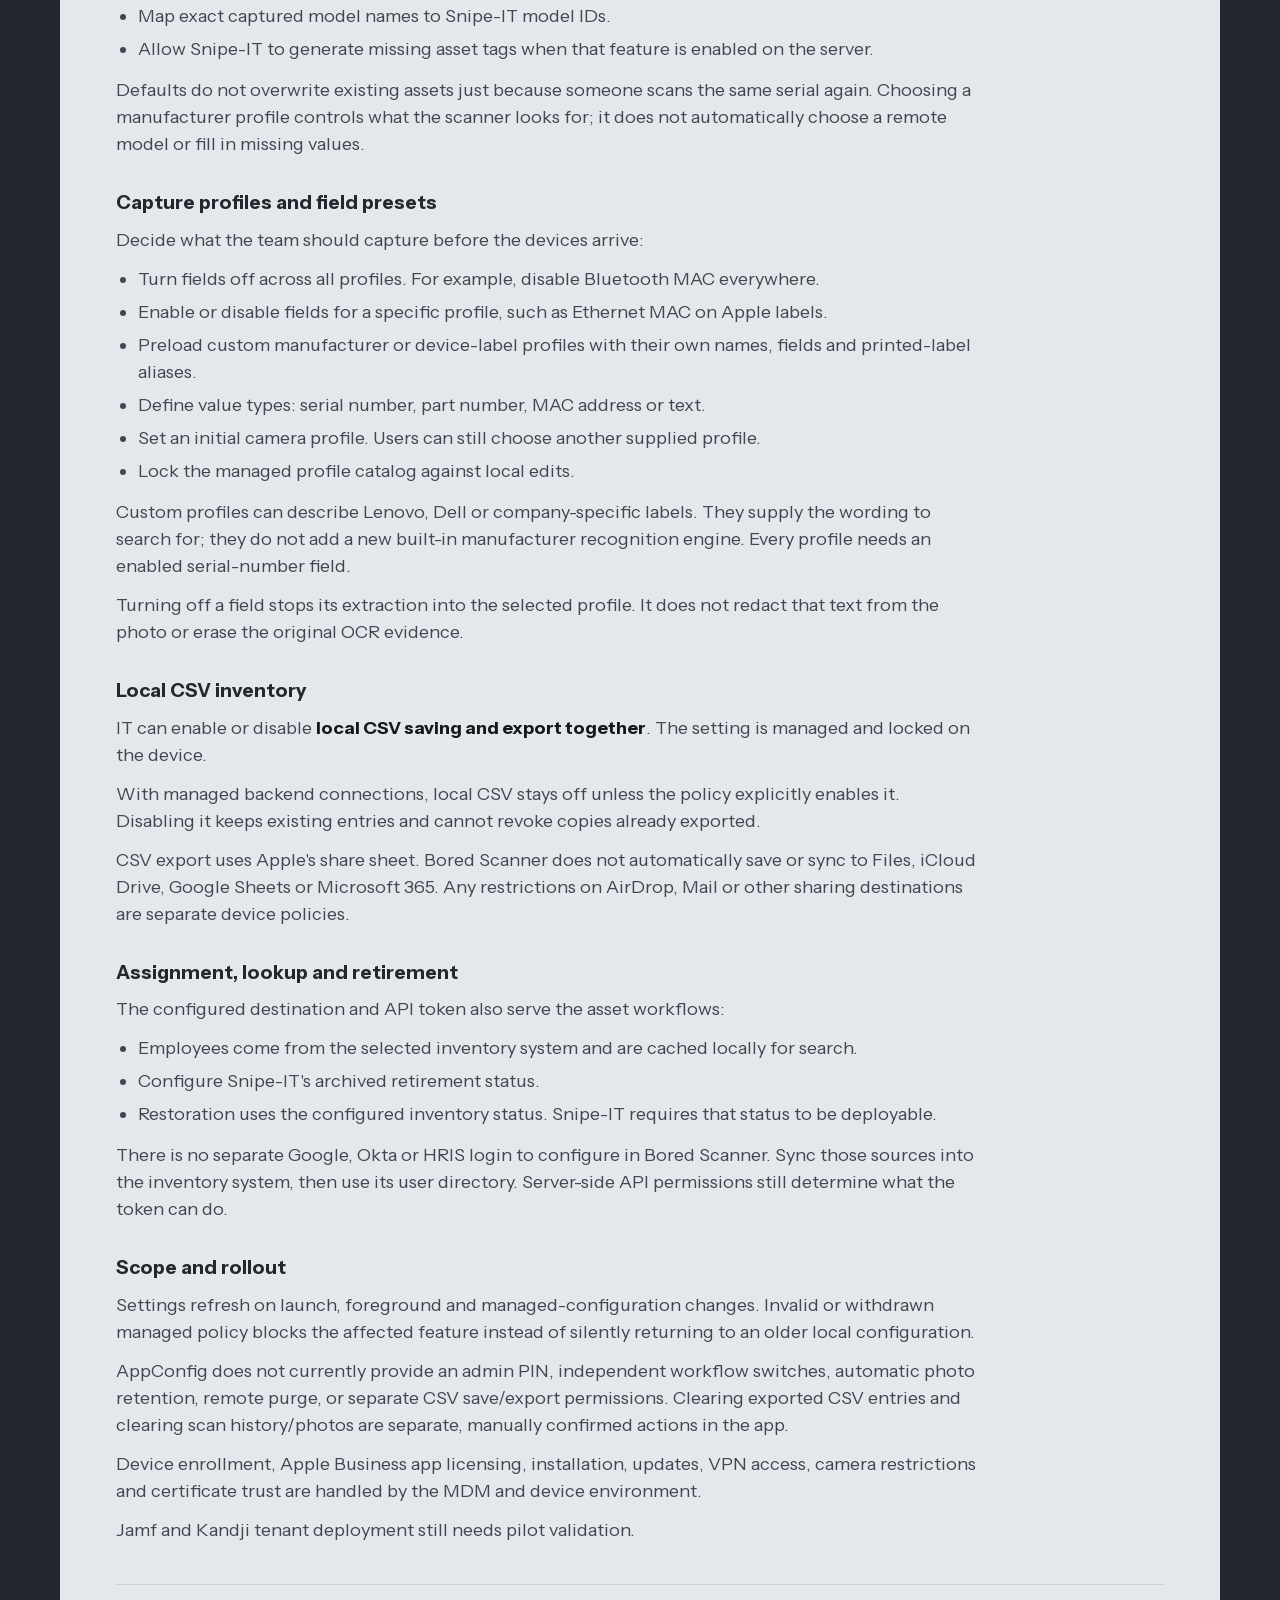
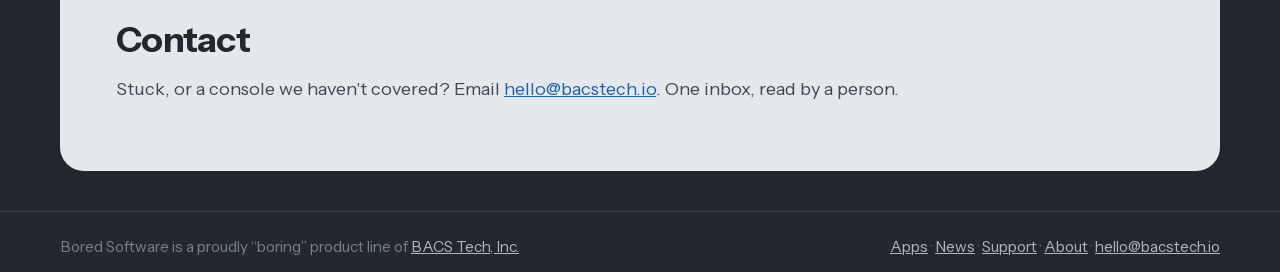
<file: support/scanner.html>
<!doctype html>
<html lang="en">
<head>
<meta charset="utf-8">
<meta http-equiv="Content-Security-Policy" content="default-src 'self'; script-src 'none'; object-src 'none'; base-uri 'self'; form-action 'none'">
<meta name="viewport" content="width=device-width, initial-scale=1">
<title>Bored Scanner support — Bored Software</title>
<meta name="description" content="FAQs, setup guides and MDM configuration keys for Bored Scanner.">
<meta property="og:type" content="website">
<meta property="og:site_name" content="Bored Software">
<meta property="og:url" content="https://boredsoftware.space/support/scanner.html">
<link rel="canonical" href="https://boredsoftware.space/support/scanner.html">
<meta property="og:title" content="Bored Scanner support — Bored Software">
<meta property="og:description" content="FAQs, setup guides and MDM configuration keys for Bored Scanner.">
<meta property="og:image" content="https://boredsoftware.space/og-image.png">
<meta property="og:image:width" content="1200">
<meta property="og:image:height" content="630">
<meta property="og:image:alt" content="The four Bored apps, Room, Scanner, Package and Guest, next to the headline Software that does one job.">
<meta name="twitter:card" content="summary_large_image">
<meta name="theme-color" content="#23282E">
<link rel="icon" type="image/png" sizes="64x64" href="../favicon.png?v=2">
<link rel="apple-touch-icon" href="../apple-touch-icon.png?v=2">
<link rel="stylesheet" href="../style.css?v=9">
<link rel="stylesheet" href="/menu.css?v=1">
</head>
<body>

<div class="wrap">
  <header class="panel">
    <div class="top">
      <details class="switcher">
        <summary class="brand" aria-label="Bored Software. Switch app"><img src="../mark.png?v=2" alt="" width="30" height="30">Bored Software<span class="sw-chev" aria-hidden="true"></span></summary>
        <div class="sw-menu">
          <a class="sw-item" href="https://boredroom.space"><img src="../app-room.png" alt="" width="36" height="36"><span><b>Bored Room</b><small>Meeting-room sign · iPad</small></span></a>
          <a class="sw-item" href="https://boredscanner.space"><img src="../app-scanner.png" alt="" width="36" height="36"><span><b>Bored Scanner</b><small>Laptop labels to inventory · Soon</small></span></a>
          <span class="sw-item sw-soon"><img src="../app-package.png" alt="" width="36" height="36"><span><b>Bored Package</b><small>Front-desk package log · Soon</small></span></span>
          <span class="sw-item sw-soon"><img src="../app-guest.png" alt="" width="36" height="36"><span><b>Bored Guest</b><small>Visitor sign-in · Soon</small></span></span>
          <a class="sw-all" href="../">All Bored Software &rarr;</a>
        </div>
      </details>
      <nav class="toplinks"><a href="../">Apps</a><a href="../news.html">News</a><a href="./">Support</a><a href="../about.html">About</a><details class="bmenu"><summary>Menu</summary><div class="bmenu-panel"><div class="bmenu-group bmenu-software"><h4><i></i>Bored Software</h4><ul><li><a href="https://boredsoftware.space/">Apps</a></li><li><a href="https://boredsoftware.space/news.html">News</a></li><li><a href="https://boredsoftware.space/support/">Support</a></li><li><a href="https://boredsoftware.space/about.html">About</a></li></ul></div><div class="bmenu-group bmenu-room"><h4><i></i>Bored Room</h4><ul><li><a href="https://boredroom.space/">Home</a></li><li><a href="https://boredroom.space/setup.html">Setup guides</a></li><li><a href="https://boredroom.space/setup-manual.html">By hand / iPhone</a></li><li><a href="https://boredroom.space/setup-configurator.html">Apple Configurator</a></li><li><a href="https://boredroom.space/setup-mdm.html">MDM</a></li><li><a href="https://boredroom.space/setup-service-account.html">Service account</a></li><li><a href="https://boredroom.space/mounting.html">Mounting and power</a></li><li><a href="https://boredroom.space/privacy.html">Privacy</a></li><li><a href="https://boredsoftware.space/support/room.html">Support</a></li></ul></div><div class="bmenu-group bmenu-scanner"><h4><i></i>Bored Scanner</h4><ul><li><a href="https://boredscanner.space/">Home</a></li><li><a href="https://boredscanner.space/scanning.html">Scanning</a></li><li><a href="https://boredscanner.space/compare.html">Compare</a></li><li><a href="https://boredscanner.space/privacy.html">Privacy</a></li><li><a href="https://boredsoftware.space/support/scanner.html" aria-current="page">Support</a></li></ul></div><div class="bmenu-group bmenu-package"><h4><i></i>Bored Package <small>Soon</small></h4><ul><li><a href="https://boredpackage.space/">Home</a></li><li><a href="https://boredsoftware.space/support/package.html">Support</a></li></ul></div><div class="bmenu-group bmenu-guest"><h4><i></i>Bored Guest <small>Soon</small></h4><ul><li><a href="https://boredguest.space/">Home</a></li><li><a href="https://boredsoftware.space/support/guest.html">Support</a></li></ul></div></div></details></nav>
    </div>
    <p class="crumbs"><a href="./">Support</a> <span aria-hidden="true">›</span> Bored Scanner</p>
  </header>

  <div class="appbar scanner">
    <img src="../app-scanner.png" alt="" width="72" height="72">
    <div><h1>Bored Scanner support</h1><p class="tag">Who has this laptop? · iPhone &amp; iPad · Coming soon · <a href="https://boredscanner.space">boredscanner.space</a></p></div>
  </div>
  <nav class="toc" aria-label="On this page"><a href="#faq">FAQ</a><a href="#guides">Guides</a><a href="#mdm">MDM keys</a><a href="#contact">Contact</a></nav>
</div>

<main class="wrap doc">
  <section id="faq">
    <h2>FAQ</h2>
      <details>
        <summary>When can I buy it?</summary>
        <p>Soon. Bored Scanner is finishing testing before it goes to the App Store.</p>
      </details>
      <details>
        <summary>Does it work with my asset system?</summary>
        <p>Snipe-IT today, plus Local CSV for any spreadsheet. Other asset systems are added on request. <a href="mailto:hello@bacstech.io?subject=Bored%20Scanner%3A%20please%20add%20my%20asset%20system">Tell us which one you use</a>.</p>
      </details>
      <details>
        <summary>Can I use it without Snipe-IT?</summary>
        <p>Yes. Pick Local CSV and Inventory saves each checked scan to a CSV file on the device. Export it by AirDrop, Mail or Files and open it in your spreadsheet. Assign, Lookup and Retire switch on when you connect Snipe-IT, at no extra cost.</p>
      </details>
      <details>
        <summary>iPhone or iPad?</summary>
        <p>Either. One app runs on both.</p>
      </details>
      <details>
        <summary>Does it read every manufacturer's labels?</summary>
        <p>Apple's labels are built in. For anything else, add a label profile: tell it what the serial and MAC lines are called on that label, and it looks for those. Whatever it isn't sure of is flagged for you to check.</p>
      </details>
      <details>
        <summary>Where do employee names come from?</summary>
        <p>From your asset system's own user list, using the same connection and API token. There's no separate Google, Okta or HR login in Bored Scanner. Sync those into Snipe-IT and they show up.</p>
      </details>
      <details>
        <summary>Does Retire wipe the device?</summary>
        <p>No. Retire marks the asset retired in your asset system and keeps its record. Wiping and disposal stay with your MDM and your recycler.</p>
      </details>
      <details>
        <summary>Is there a subscription, ever?</summary>
        <p>No. 99¢ buys the app. Updates are free.</p>
      </details>
  </section>

  <section id="guides">
    <h2>Guides</h2>
    <p>Step-by-step setup guides for Snipe-IT will be published here with the App Store release. Until then, the MDM section below lists every setting an admin can push.</p>
    <ul class="guides">
      <li><a href="https://boredscanner.space/">boredscanner.space</a><span>What it does, who it's for, screenshots.</span></li>
      <li><a href="https://boredscanner.space/privacy.html">Privacy policy</a><span>What stays on the device, what goes to your asset system.</span></li>
    </ul>
  </section>

  <section id="mdm">
    <h2>MDM configuration</h2>
    <p class="lede-doc">Set it up once. Send the same settings to every managed iPhone or iPad.</p>
    <dl class="facts">
      <dt>Bundle ID</dt><dd><code>com.dmarcantonio.BoredScanner</code></dd>
      <dt>Format</dt><dd>Standard Apple Managed App Configuration (AppConfig), from an MDM such as Jamf or Kandji. Managed settings take priority over local settings and appear locked in the app.</dd>
    </dl>

    <h3>Keys</h3>
<div class="tablewrap"><table class="keys">
<thead><tr><th>Key</th><th>Type</th><th>What it does</th></tr></thead>
<tbody>
<tr><td><code>BoredScannerConfiguration</code></td><td>JSON string</td><td>Destinations, mappings, new-asset defaults and lifecycle settings</td></tr>
<tr><td><code>BoredScannerToken_&lt;destination-id&gt;</code></td><td>String</td><td>API token for that destination</td></tr>
<tr><td><code>BoredScannerCaptureProfiles</code></td><td>JSON string</td><td>Capture profiles, field switches and initial profile</td></tr>
<tr><td><code>BoredScannerLocalCSVEnabled</code></td><td>Boolean</td><td>Enable or disable local CSV saving and export</td></tr>
</tbody></table></div>
    <p>Use a real Boolean, not the string <code>"true"</code>. Merge entries into the complete app configuration, preserving existing destination and token keys.</p>

    <h3 id="sample">Sample configuration (Snipe-IT)</h3>
    <p>This example preconfigures a Snipe-IT connection, selects Apple as the initial capture profile, turns off Bluetooth MAC capture, and turns off local CSV saving and export. Managed settings appear locked in the app.</p>
    <p>Paste the whole dictionary into the app's configuration editor: <strong>App Configuration</strong> in Jamf Pro, or <strong>Set app configuration</strong> for the app in Kandji. It's an AppConfig dictionary, not a standalone <code>.mobileconfig</code> profile. Don't nest it inside a <code>com.apple.configuration.managed</code> key. <a href="BoredScanner-MDM-Example.xml" download>Download the sample (XML)</a>.</p>
<pre><code>&lt;dict&gt;
    &lt;key&gt;BoredScannerConfiguration&lt;/key&gt;
    &lt;string&gt;{
      "schemaVersion": 1,
      "destinations": [{
        "id": "company-snipeit",
        "name": "Company inventory",
        "provider": "snipe-it",
        "baseURL": "https://REPLACE-WITH-YOUR-SERVER.example.invalid",
        "enabled": true,
        "fieldMappings": {
          "serial": "serial",
          "wifiMAC": "_snipeit_REPLACE_WITH_WIFI_MAC_DB_FIELD"
        },
        "createDefaults": {
          "model_id": 1,
          "status_id": 2
        },
        "allowServerGeneratedAssetTag": true
      }]
    }&lt;/string&gt;

    &lt;key&gt;BoredScannerToken_company-snipeit&lt;/key&gt;
    &lt;string&gt;REPLACE_WITH_YOUR_API_TOKEN&lt;/string&gt;

    &lt;key&gt;BoredScannerLocalCSVEnabled&lt;/key&gt;
    &lt;false/&gt;

    &lt;key&gt;BoredScannerCaptureProfiles&lt;/key&gt;
    &lt;string&gt;{
      "schemaVersion": 1,
      "defaultProfileID": "apple",
      "disabledFieldIDs": ["bluetoothMAC"]
    }&lt;/string&gt;
&lt;/dict&gt;</code></pre>

    <h3>What to set</h3>
    <p>Replace every placeholder before deploying. The sample values are examples, not defaults.</p>
    <div class="tablewrap"><table class="keys">
<thead><tr><th>In the sample</th><th>Set it to</th></tr></thead>
<tbody>
<tr><td><code>baseURL</code><br><code>https://REPLACE-WITH-YOUR-SERVER.example.invalid</code></td><td>Your Snipe-IT site address, starting with <code>https://</code>. Include an installation subpath if you have one; leave off <code>/api/v1</code>.</td></tr>
<tr><td><code>BoredScannerToken_company-snipeit</code><br><code>REPLACE_WITH_YOUR_API_TOKEN</code></td><td>The API token for the Snipe-IT account the app should act as. Scope that account to what the app needs.</td></tr>
<tr><td><code>id</code><br><code>company-snipeit</code></td><td>Any short ID you like, but it must match the token key name exactly: <code>id: "acme-snipeit"</code> pairs with <code>BoredScannerToken_acme-snipeit</code>. Change one, change both.</td></tr>
<tr><td><code>name</code><br><code>Company inventory</code></td><td>The display name people see in the app.</td></tr>
<tr><td><code>fieldMappings.wifiMAC</code><br><code>_snipeit_REPLACE_WITH_WIFI_MAC_DB_FIELD</code></td><td>The <strong>DB Field Name</strong> of your Wi-Fi MAC custom field in Snipe-IT (Settings › Custom Fields), not its display label. Remove this line if you don't send Wi-Fi MAC.</td></tr>
<tr><td><code>createDefaults.model_id</code><br><code>1</code></td><td>The numeric ID of the Snipe-IT model new assets get. <code>1</code> is an example, not a universal ID.</td></tr>
<tr><td><code>createDefaults.status_id</code><br><code>2</code></td><td>The numeric ID of a deployable status in your Snipe-IT. New assets use it, and so does Return to inventory.</td></tr>
<tr><td><code>allowServerGeneratedAssetTag</code><br><code>true</code></td><td>Leave <code>true</code> only if automatic asset tags are turned on in Snipe-IT. Otherwise set <code>false</code> and supply an asset-tag mapping.</td></tr>
<tr><td><code>BoredScannerLocalCSVEnabled</code><br><code>&lt;false/&gt;</code></td><td><code>&lt;true/&gt;</code> allows local CSV saving and export, together. <code>&lt;false/&gt;</code> turns both off.</td></tr>
<tr><td><code>defaultProfileID</code><br><code>apple</code></td><td>The capture profile selected when the camera opens. People can still pick another supplied profile.</td></tr>
<tr><td><code>disabledFieldIDs</code><br><code>["bluetoothMAC"]</code></td><td>Fields to stop capturing everywhere. Use <code>[]</code> to turn none off.</td></tr>
</tbody></table></div>

    <h3>Before rolling out</h3>
    <ul>
      <li>When updating an existing deployment, merge into the complete app configuration. Keep other destinations and their token keys.</li>
      <li>XML-escape special characters in values, such as <code>&amp;amp;</code> for an ampersand.</li>
      <li>Classic AppConfig carries the token in the MDM payload. Restrict who can see it, and never put a real token in a shared example.</li>
      <li>Push to one pilot device first and check <strong>Admin setup › Test connection &amp; load fields</strong> in the app.</li>
    </ul>
    <p class="small">Console references: <a href="https://developer.jamf.com/developer-guide/docs/managed-app-configuration">Jamf managed app configuration</a> · <a href="https://www.support.kandji.io/kb/appconfig">Kandji AppConfig</a>.</p>
    <p>API tokens are stored in the device's Keychain. Tokens delivered through classic AppConfig also exist in the managed configuration supplied by the MDM; treat that payload as a credential.</p>

    <h3>Inventory connections</h3>
    <p>Preconfigure the connection so people can get straight to scanning:</p>
    <ul>
      <li>Set Snipe-IT as a destination, with its display name and HTTPS server address.</li>
      <li>Supply an API token for each enabled destination.</li>
      <li>Enable or disable individual connections, or disable all managed connections.</li>
      <li>Map captured fields to the inventory system's API fields, including serial, part number, Wi-Fi MAC, Ethernet MAC, Bluetooth MAC, IMEI and asset tag.</li>
      <li>Set defaults for new assets, including Snipe-IT model and status IDs.</li>
      <li>Map exact captured model names to Snipe-IT model IDs.</li>
      <li>Allow Snipe-IT to generate missing asset tags when that feature is enabled on the server.</li>
    </ul>
    <p>Defaults do not overwrite existing assets just because someone scans the same serial again. Choosing a manufacturer profile controls what the scanner looks for; it does not automatically choose a remote model or fill in missing values.</p>

    <h3>Capture profiles and field presets</h3>
    <p>Decide what the team should capture before the devices arrive:</p>
    <ul>
      <li>Turn fields off across all profiles. For example, disable Bluetooth MAC everywhere.</li>
      <li>Enable or disable fields for a specific profile, such as Ethernet MAC on Apple labels.</li>
      <li>Preload custom manufacturer or device-label profiles with their own names, fields and printed-label aliases.</li>
      <li>Define value types: serial number, part number, MAC address or text.</li>
      <li>Set an initial camera profile. Users can still choose another supplied profile.</li>
      <li>Lock the managed profile catalog against local edits.</li>
    </ul>
    <p>Custom profiles can describe Lenovo, Dell or company-specific labels. They supply the wording to search for; they do not add a new built-in manufacturer recognition engine. Every profile needs an enabled serial-number field.</p>
    <p>Turning off a field stops its extraction into the selected profile. It does not redact that text from the photo or erase the original OCR evidence.</p>

    <h3>Local CSV inventory</h3>
    <p>IT can enable or disable <strong>local CSV saving and export together</strong>. The setting is managed and locked on the device.</p>
    <p>With managed backend connections, local CSV stays off unless the policy explicitly enables it. Disabling it keeps existing entries and cannot revoke copies already exported.</p>
    <p>CSV export uses Apple's share sheet. Bored Scanner does not automatically save or sync to Files, iCloud Drive, Google Sheets or Microsoft 365. Any restrictions on AirDrop, Mail or other sharing destinations are separate device policies.</p>

    <h3>Assignment, lookup and retirement</h3>
    <p>The configured destination and API token also serve the asset workflows:</p>
    <ul>
      <li>Employees come from the selected inventory system and are cached locally for search.</li>
      <li>Configure Snipe-IT's archived retirement status.</li>
      <li>Restoration uses the configured inventory status. Snipe-IT requires that status to be deployable.</li>
    </ul>
    <p>There is no separate Google, Okta or HRIS login to configure in Bored Scanner. Sync those sources into the inventory system, then use its user directory. Server-side API permissions still determine what the token can do.</p>

    <h3>Scope and rollout</h3>
    <p>Settings refresh on launch, foreground and managed-configuration changes. Invalid or withdrawn managed policy blocks the affected feature instead of silently returning to an older local configuration.</p>
    <p>AppConfig does not currently provide an admin PIN, independent workflow switches, automatic photo retention, remote purge, or separate CSV save/export permissions. Clearing exported CSV entries and clearing scan history/photos are separate, manually confirmed actions in the app.</p>
    <p>Device enrollment, Apple Business app licensing, installation, updates, VPN access, camera restrictions and certificate trust are handled by the MDM and device environment.</p>
    <p>Jamf and Kandji tenant deployment still needs pilot validation.</p>
  </section>

  <section id="contact">
    <h2>Contact</h2>
    <p>Stuck, or a console we haven't covered? Email <a href="mailto:hello@bacstech.io?subject=Bored%20Scanner%20support">hello@bacstech.io</a>. One inbox, read by a person. </p>
  </section>
</main>

<footer>
  <div class="wrap">
    <span>Bored Software is a proudly “boring” product line of <a href="https://www.bacstech.io">BACS Tech, Inc.</a></span>
    <span><a href="../">Apps</a> &middot; <a href="../news.html">News</a> &middot; <a href="./">Support</a> &middot; <a href="../about.html">About</a> &middot; <a href="mailto:hello@bacstech.io">hello@bacstech.io</a></span>
  </div>
</footer>

</body>
</html>
</file>
<file: style.css>
/* Instrument Sans, self-hosted (SIL OFL 1.1, see fonts/OFL.txt). One variable file per
   subset; declared at the three weights the pages have always loaded: 400, 600, 700. */
@font-face { font-family: "Instrument Sans"; font-style: normal; font-weight: 400; font-stretch: 100%; font-display: swap; src: url("fonts/instrument-sans-latin-ext.woff2") format("woff2"); unicode-range: U+0100-02BA, U+02BD-02C5, U+02C7-02CC, U+02CE-02D7, U+02DD-02FF, U+0304, U+0308, U+0329, U+1D00-1DBF, U+1E00-1E9F, U+1EF2-1EFF, U+2020, U+20A0-20AB, U+20AD-20C4, U+2113, U+2C60-2C7F, U+A720-A7FF; }
@font-face { font-family: "Instrument Sans"; font-style: normal; font-weight: 400; font-stretch: 100%; font-display: swap; src: url("fonts/instrument-sans-latin.woff2") format("woff2"); unicode-range: U+0000-00FF, U+0131, U+0152-0153, U+02BB-02BC, U+02C6, U+02DA, U+02DC, U+0304, U+0308, U+0329, U+2000-206F, U+20AC, U+2122, U+2191, U+2193, U+2212, U+2215, U+FEFF, U+FFFD; }
@font-face { font-family: "Instrument Sans"; font-style: normal; font-weight: 600; font-stretch: 100%; font-display: swap; src: url("fonts/instrument-sans-latin-ext.woff2") format("woff2"); unicode-range: U+0100-02BA, U+02BD-02C5, U+02C7-02CC, U+02CE-02D7, U+02DD-02FF, U+0304, U+0308, U+0329, U+1D00-1DBF, U+1E00-1E9F, U+1EF2-1EFF, U+2020, U+20A0-20AB, U+20AD-20C4, U+2113, U+2C60-2C7F, U+A720-A7FF; }
@font-face { font-family: "Instrument Sans"; font-style: normal; font-weight: 600; font-stretch: 100%; font-display: swap; src: url("fonts/instrument-sans-latin.woff2") format("woff2"); unicode-range: U+0000-00FF, U+0131, U+0152-0153, U+02BB-02BC, U+02C6, U+02DA, U+02DC, U+0304, U+0308, U+0329, U+2000-206F, U+20AC, U+2122, U+2191, U+2193, U+2212, U+2215, U+FEFF, U+FFFD; }
@font-face { font-family: "Instrument Sans"; font-style: normal; font-weight: 700; font-stretch: 100%; font-display: swap; src: url("fonts/instrument-sans-latin-ext.woff2") format("woff2"); unicode-range: U+0100-02BA, U+02BD-02C5, U+02C7-02CC, U+02CE-02D7, U+02DD-02FF, U+0304, U+0308, U+0329, U+1D00-1DBF, U+1E00-1E9F, U+1EF2-1EFF, U+2020, U+20A0-20AB, U+20AD-20C4, U+2113, U+2C60-2C7F, U+A720-A7FF; }
@font-face { font-family: "Instrument Sans"; font-style: normal; font-weight: 700; font-stretch: 100%; font-display: swap; src: url("fonts/instrument-sans-latin.woff2") format("woff2"); unicode-range: U+0000-00FF, U+0131, U+0152-0153, U+02BB-02BC, U+02C6, U+02DA, U+02DC, U+0304, U+0308, U+0329, U+2000-206F, U+20AC, U+2122, U+2191, U+2193, U+2212, U+2215, U+FEFF, U+FFFD; }

/* Bored Software — boredsoftware.space
   Greys for the umbrella; each app card keeps its own site's colors. */

:root {
  --page: #23282E;        /* graphite page */
  --panel: #E4E8EC;       /* light grey header panel */
  --card: #2D333A;
  --line: #3A424B;
  --ink: #14181C;
  --ink-2: #3F4750;
  --muted: #77818C;
  --soft: #CDD3D9;
  --faint: #AEB6BF;
  --white: #FFFFFF;

  --font: "Instrument Sans", "Avenir Next", "Helvetica Neue", system-ui, sans-serif;
  --gutter: 16px;
}

* { box-sizing: border-box; }
html { -webkit-text-size-adjust: 100%; }
body {
  margin: 0;
  font-family: var(--font);
  font-size: 18px;
  line-height: 1.5;
  color: #E9EDF1;
  background: var(--page);
  -webkit-font-smoothing: antialiased;
}
h1, h2, h3, p { margin: 0; }
a { color: inherit; }
:focus-visible { outline: 3px solid #8FD3FF; outline-offset: 3px; border-radius: 6px; }

.wrap { width: min(1160px, 100% - 2 * var(--gutter)); margin-inline: auto; }

.label { font-size: .78rem; font-weight: 700; letter-spacing: .16em; text-transform: uppercase; }
.brand { display: inline-flex; align-items: center; gap: 12px; font-weight: 800; letter-spacing: .18em; text-transform: uppercase;
  font-size: clamp(.95rem, 1.6vw, 1.15rem); text-decoration: none; }
.brand img { width: 30px; height: 30px; border-radius: 7px; display: block; }

/* Header panel: headline left, icons and description right. Stacks on phones. */
.panel { background: var(--panel); color: var(--ink); border-radius: 24px; margin-top: clamp(16px, 3vw, 36px);
  padding: clamp(22px, 4vw, 40px) clamp(20px, 5vw, 56px) clamp(32px, 5vw, 56px); }
.panel .top { display: flex; justify-content: space-between; align-items: center; gap: 16px; color: var(--ink-2); }
.panel .top .label { color: var(--muted); }
.split { display: grid; grid-template-columns: 1.25fr 1fr; gap: clamp(20px, 5vw, 64px); align-items: end; margin-top: clamp(28px, 5vw, 56px); }
.split h1 { font-size: clamp(2.6rem, 7vw, 5.4rem); font-weight: 800; letter-spacing: -.035em; line-height: 1; text-wrap: balance; color: var(--page); }
.split .lede { font-size: clamp(1.05rem, 1.8vw, 1.3rem); line-height: 1.45; color: var(--ink-2); margin-top: 18px; text-wrap: pretty; }
.icons { display: flex; gap: 12px; }
.icons img { width: 44px; height: 44px; border-radius: 10px; display: block; }
@media (max-width: 760px) {
  .split { grid-template-columns: 1fr; }
  .panel .top .label { display: none; }
}

/* App cards */
/* 2 x 2 grid of cards (square on desktop); one column on phones. */
.cards { display: grid; grid-template-columns: repeat(2, minmax(0, 1fr)); gap: 20px; max-width: 920px;
  margin: clamp(28px, 5vw, 48px) auto 0; list-style: none; padding: 0; }
@media (max-width: 680px) { .cards { grid-template-columns: 1fr; } }
.cards > li { display: flex; }
.cards > li > .card { flex: 1; height: auto; }
/* Square on desktop (min-height = card width), but a card grows rather than clipping if its text needs more room. */
@media (min-width: 980px) { .cards > li { container-type: inline-size; } .cards > li > .card { min-height: 100cqw; } }
.card { display: flex; flex-direction: column; height: 100%; border-radius: 20px; overflow: hidden; background: var(--card);
  border: 1px solid var(--line); text-decoration: none; transition: border-color .15s, transform .15s; }
a.card:hover { border-color: var(--muted); transform: translateY(-2px); }
.card.soon .btn { background: transparent; color: var(--faint); border: 1.5px dashed var(--line); }
@media (prefers-reduced-motion: reduce) { .card, .card:hover { transition: none; transform: none; } }
.card .band { display: flex; gap: 18px; align-items: center; padding: clamp(22px, 3vw, 30px); color: var(--white); }
.card .band img { width: clamp(64px, 8vw, 80px); height: clamp(64px, 8vw, 80px); border-radius: 18px; flex: none; display: block; }
.card h2 { font-size: clamp(1.5rem, 2.6vw, 1.9rem); letter-spacing: -.01em; line-height: 1.15; }
.card .tag { font-weight: 700; }
.card .body { display: flex; flex-direction: column; flex: 1; padding: clamp(20px, 3vw, 28px) clamp(22px, 3vw, 30px) clamp(22px, 3vw, 30px); }
.card .body p { color: var(--soft); }
.card .go { display: flex; flex-wrap: wrap; justify-content: space-between; align-items: center; gap: 12px; margin-top: auto; padding-top: 20px; }
.card .go .label { white-space: nowrap; color: var(--muted); }
.card .btn { white-space: nowrap; color: var(--white); font-weight: 700; font-size: .92rem; padding: 11px 16px; border-radius: 10px; }

/* Each app's own colors (from its site's style.css) */
.room .band { background: #073B5E; }    .room .tag { color: #6EE0AE; }    .room .btn { background: #1C8C6E; }
.package .band { background: #073B5E; } .package .tag { color: #8FD3FF; } .package .btn { background: #1A6FB8; }
.guest .band { background: #6B2A0C; }   .guest .tag { color: #FFC58A; }   .guest .btn { background: #C2510F; }
.scanner .band { background: #3A1A72; } .scanner .tag { color: #C9A8FF; } .scanner .btn { background: #6B3FC4; }

.strip { display: flex; flex-wrap: wrap; justify-content: center; gap: 12px 40px; padding: 48px 0 36px; margin: 0;
  list-style: none; color: var(--faint); font-weight: 600; }
.strip b { color: var(--white); }

footer { border-top: 1px solid var(--line); color: var(--muted); padding: 24px 0; font-size: .95rem; }
footer .wrap { display: flex; flex-wrap: wrap; gap: 8px 24px; justify-content: space-between; }
footer a { color: var(--faint); }
footer a:hover { color: var(--white); }

/* Who can set it up */
.card .setup { display: flex; gap: 10px; align-items: flex-start; margin-top: 16px; padding: 12px 14px; border-radius: 12px;
  background: rgba(255,255,255,.04); border: 1px solid var(--line); font-size: .92rem; line-height: 1.4; color: var(--soft); }
.card .setup b { color: var(--white); }
.lvl { display: inline-flex; gap: 3px; margin-top: 5px; flex: none; }
.lvl i { width: 7px; height: 12px; border-radius: 2px; background: var(--line); }
.lvl i.on { background: var(--faint); }

/* Top-of-panel links (Apps / Support) */
.toplinks { display: flex; gap: 22px; font-weight: 700; font-size: .95rem; }
.toplinks a { text-decoration: none; color: var(--ink-2); }
.toplinks a:hover, .toplinks a[aria-current] { color: var(--ink); text-decoration: underline; text-underline-offset: 4px; }

/* Support hub: what each app's page has */
.card .has { list-style: none; padding: 0; margin: 0 0 14px; display: grid; gap: 6px; font-weight: 600; color: var(--white); }
.card .has li::before { content: "✓"; color: var(--faint); margin-right: 10px; }
.card .has li.off { color: var(--muted); font-weight: 500; }
.card .has li.off::before { content: "—"; }

/* App support page header */
.crumbs { margin-top: 18px; color: var(--ink-2); font-weight: 600; }
.crumbs a { color: var(--ink-2); }
.appbar { display: flex; gap: 20px; align-items: center; margin-top: 20px; padding: clamp(20px, 3vw, 30px); border-radius: 20px; color: var(--white); }
.appbar img { width: 72px; height: 72px; border-radius: 16px; flex: none; display: block; }
.appbar h1 { font-size: clamp(1.7rem, 4vw, 2.6rem); letter-spacing: -.02em; line-height: 1.1; }
.appbar .tag { font-weight: 600; margin-top: 4px; }
.appbar .tag a { color: inherit; }
.appbar.room { background: #073B5E; }    .appbar.room .tag { color: #6EE0AE; }
.appbar.scanner { background: #3A1A72; } .appbar.scanner .tag { color: #C9A8FF; }
.appbar.package { background: #073B5E; } .appbar.package .tag { color: #8FD3FF; }
.appbar.guest { background: #6B2A0C; }   .appbar.guest .tag { color: #FFC58A; }
.toc { display: flex; flex-wrap: wrap; gap: 10px; margin-top: 16px; }
.toc a { text-decoration: none; color: var(--soft); font-weight: 700; font-size: .95rem; padding: 8px 16px; border: 1px solid var(--line); border-radius: 999px; }
.toc a:hover { color: var(--white); border-color: var(--muted); }

/* Support document body: light panel for long reading */
.doc { background: var(--panel); color: var(--ink); border-radius: 24px; margin-top: 20px; margin-bottom: 40px; padding: clamp(22px, 5vw, 56px); }
.doc section { scroll-margin-top: 16px; }
.doc section + section { border-top: 1px solid #C9D0D7; margin-top: 40px; padding-top: 36px; }
.doc h2 { font-size: clamp(1.6rem, 3vw, 2.2rem); letter-spacing: -.02em; line-height: 1.1; margin-bottom: 16px; color: var(--page); }
.doc h3 { font-size: 1.2rem; margin: 30px 0 10px; color: var(--page); }
.doc p, .doc li { max-width: 72ch; color: var(--ink-2); }
.doc p { margin: 0 0 12px; }
.doc ul { padding-left: 1.2em; margin: 0 0 14px; }
.doc li { margin: 6px 0; }
.doc a { color: #1F5FA8; }
.doc strong { color: var(--ink); }
.doc .small { font-size: .95rem; }
.doc .lede-doc { font-size: 1.15rem; color: var(--ink); }
.doc code { font-family: ui-monospace, "SF Mono", Menlo, monospace; font-size: .88em; background: #fff; border: 1px solid #D3D9DF; border-radius: 5px; padding: 1px 5px; overflow-wrap: anywhere; }
.doc pre { background: var(--page); color: #E9EDF1; border-radius: 12px; padding: 16px 18px; overflow-x: auto; max-width: 760px; }
.doc pre code { background: none; border: 0; padding: 0; color: inherit; font-size: .9rem; }
.doc details { border-top: 1px solid #C9D0D7; padding: 14px 0; max-width: 820px; }
.doc details:last-of-type { border-bottom: 1px solid #C9D0D7; }
.doc summary { cursor: pointer; font-weight: 700; color: var(--ink); list-style: none; display: flex; justify-content: space-between; gap: 16px; }
.doc summary::-webkit-details-marker { display: none; }
.doc summary::after { content: "+"; color: var(--muted); font-weight: 400; font-size: 1.3rem; line-height: 1; }
.doc details[open] summary::after { content: "–"; }
.doc details p { margin: 10px 0 0; }
.guides { list-style: none; padding: 0 !important; display: grid; gap: 10px; max-width: 820px; }
.guides li { display: grid; gap: 2px; background: #fff; border: 1px solid #D3D9DF; border-radius: 12px; padding: 12px 16px; margin: 0; }
.guides a { font-weight: 700; text-decoration: none; }
.guides a:hover { text-decoration: underline; }
.guides span { color: var(--ink-2); font-size: .95rem; }
.facts { display: grid; grid-template-columns: max-content 1fr; gap: 10px 20px; margin: 0 0 8px; max-width: 900px; }
.facts dt { font-weight: 700; color: var(--ink); }
.facts dd { margin: 0; color: var(--ink-2); }
@media (max-width: 560px) { .facts { grid-template-columns: 1fr; gap: 2px; } .facts dd { margin-bottom: 10px; } }
.tablewrap { overflow-x: auto; -webkit-overflow-scrolling: touch; max-width: 100%; margin: 4px 0 16px; }
table.keys { border-collapse: collapse; width: 100%; min-width: 560px; background: #fff; border-radius: 12px; overflow: hidden; font-size: .95rem; }
table.keys th, table.keys td { text-align: left; vertical-align: top; padding: 11px 14px; border-bottom: 1px solid #E1E6EA; }
table.keys th { background: #F3F5F7; color: var(--ink-2); font-weight: 700; font-size: .85rem; letter-spacing: .04em; text-transform: uppercase; }
table.keys td:first-child code { white-space: nowrap; overflow-wrap: normal; }
table.keys tr:last-child td { border-bottom: 0; }
@media print {
  body { background: #fff; color: #000; }
  .toc, .toplinks, footer { display: none; }
  .doc { background: #fff; padding: 0; }
  .appbar { background: #fff !important; color: #000; border: 1px solid #999; }
  .appbar .tag { color: #333 !important; }
  .doc details { break-inside: avoid; }
  .doc details > p { display: block; }
}
.soon-tag { display: inline-block; font-size: .72rem; font-weight: 700; letter-spacing: .06em; text-transform: uppercase; color: #4A2290; background: #EDE6FA; border: 1px solid #D5C6F2; border-radius: 999px; padding: 1px 9px; margin-left: 4px; vertical-align: 1px; white-space: nowrap; }

/* About page */
.about section + section { margin-top: 32px; padding-top: 28px; }
.why-apps { list-style: none; padding: 0 !important; display: grid; gap: 12px; margin-top: 18px; max-width: 820px; }
.why-apps li { display: flex; gap: 14px; align-items: flex-start; background: #fff; border: 1px solid #D3D9DF; border-radius: 12px; padding: 14px 16px; margin: 0; }
.why-apps img { width: 40px; height: 40px; border-radius: 9px; flex: none; display: block; }
.why-apps b { color: var(--ink); }
.panel .top { flex-wrap: wrap; row-gap: 10px; }
@media (max-width: 420px) { .toplinks { gap: 16px; } }
.about .intro { display: grid; grid-template-columns: 180px 1fr; gap: clamp(20px, 4vw, 36px); align-items: center; }
.about .headshot { width: 180px; height: 180px; border-radius: 24px; object-fit: cover; display: block; box-shadow: 0 10px 26px rgba(20,24,28,.18); }
@media (max-width: 600px) { .about .intro { grid-template-columns: 1fr; } .about .headshot { width: 140px; height: 140px; } }
.linkbtn { display: inline-flex; align-items: center; gap: 8px; margin-top: 4px; padding: 10px 16px; border-radius: 10px; background: #0A66C2; color: #fff !important; font-weight: 700; text-decoration: none; }
.linkbtn:hover { background: #084E96; }

/* Mobile: tap targets at least ~44px tall */
@media (max-width: 860px) {
  .toplinks a { padding: 11px 0; }
  .brand { padding: 7px 0; }
  footer a { display: inline-block; padding: 12px 0; }
  .doc details { padding: 4px 0; }
  .doc summary { padding: 12px 0; }
  .toc a { padding: 12px 16px; }
  .guides a { padding: 6px 0; display: inline-block; }
}
@media (max-width: 560px) {
  .appbar { flex-direction: column; align-items: flex-start; gap: 14px; }
  .appbar img { width: 56px; height: 56px; border-radius: 13px; }
  .appbar h1 { font-size: 1.7rem; }
  .appbar .tag { font-size: .95rem; line-height: 1.45; }
  .toc { display: grid; grid-template-columns: repeat(4, minmax(0, 1fr)); gap: 8px; }
  .toc a { padding: 12px 4px; text-align: center; font-size: .85rem; white-space: nowrap; }
}

/* News page: running list of releases and updates, newest first */
.news .feedline { color: var(--ink-2); margin-bottom: 8px; }
.posts { list-style: none; padding: 0 !important; margin: 0; }
.posts > li { margin: 0; max-width: none; }
.posts > li + li { border-top: 1px solid #C9D0D7; }
.posts article { display: grid; grid-template-columns: 150px 1fr; gap: 8px clamp(20px, 4vw, 40px); padding: 28px 0; scroll-margin-top: 16px; }
.posts .meta { display: flex; flex-direction: column; align-items: flex-start; gap: 8px; padding-top: 4px; }
.posts time { font-weight: 700; color: var(--ink-2); font-size: .95rem; white-space: nowrap; }
.posts h2 { font-size: clamp(1.3rem, 2.4vw, 1.6rem); margin-bottom: 10px; }
.posts h2 a { color: var(--page); text-decoration: none; }
.posts h2 a:hover { text-decoration: underline; text-underline-offset: 4px; }
.posts article:target { background: #fff; border-radius: 16px; padding-inline: 20px; margin-inline: -20px; }
.chip { display: inline-block; font-size: .72rem; font-weight: 700; letter-spacing: .06em; text-transform: uppercase; color: #fff; border-radius: 999px; padding: 3px 10px; white-space: nowrap; }
.chip.room { background: #1C8C6E; } .chip.scanner { background: #6B3FC4; } .chip.package { background: #1A6FB8; } .chip.guest { background: #C2510F; } .chip.all { background: var(--ink-2); }
.cta { display: inline-block; margin: 4px 10px 0 0; padding: 10px 16px; border-radius: 10px; background: #1C8C6E; color: #fff !important; font-weight: 700; text-decoration: none; }
.cta:hover { background: #157058; }
.cta.ghost { background: transparent; color: var(--ink) !important; border: 1.5px solid #AEB6BF; }
.cta.ghost:hover { border-color: var(--ink-2); }
@media (max-width: 640px) {
  .posts article { grid-template-columns: 1fr; padding: 22px 0; }
  .posts .meta { flex-direction: row; align-items: center; gap: 10px; }
}

/* Home: latest news line under the header panel */
.latest { display: flex; flex-wrap: wrap; align-items: center; gap: 8px 14px; max-width: 920px; margin: 20px auto 0; padding: 14px 18px;
  border: 1px solid var(--line); border-radius: 14px; background: var(--card); color: var(--soft); text-decoration: none; font-weight: 600; }
.latest:hover { border-color: var(--muted); color: var(--white); }
.latest .new { font-size: .72rem; font-weight: 700; letter-spacing: .12em; text-transform: uppercase; color: var(--ink); background: var(--panel); border-radius: 999px; padding: 3px 10px; }
.latest .all { margin-left: auto; color: var(--faint); white-space: nowrap; }

/* App switcher: the brand opens a menu of the Bored Software apps. <details>, so no JavaScript. */
.switcher { position: relative; z-index: 20; border: 0; padding: 0; max-width: none; }
.switcher:last-of-type { border: 0; }
.switcher > summary.brand { cursor: pointer; list-style: none; justify-content: flex-start; padding: 0; }
.switcher > summary.brand::after { content: none; }
.switcher > summary::-webkit-details-marker { display: none; }
.sw-chev { width: 9px; height: 9px; border-right: 2.5px solid currentColor; border-bottom: 2.5px solid currentColor; transform: translateY(-3px) rotate(45deg); opacity: .6; margin-left: 2px; transition: transform .15s; }
.switcher[open] .sw-chev { transform: translateY(2px) rotate(-135deg); }
.sw-menu { position: absolute; top: calc(100% + 10px); left: 0; width: min(330px, calc(100vw - 32px)); background: #fff; color: var(--sw-ink); border: 1px solid var(--sw-line); border-radius: 14px; box-shadow: 0 18px 40px rgba(0,0,0,.25); padding: 8px; display: grid; gap: 2px; text-transform: none; letter-spacing: normal; font-weight: 400; }
.sw-item { display: flex; align-items: center; gap: 12px; padding: 10px; border-radius: 10px; text-decoration: none; color: var(--sw-ink); }
.sw-item img { width: 36px; height: 36px; border-radius: 9px; flex: none; }
.sw-item span { display: grid; line-height: 1.25; }
.sw-item b { font-size: 1rem; font-weight: 700; }
.sw-item small { font-size: .82rem; color: var(--sw-ink-2); }
a.sw-item:hover { background: var(--sw-tint); color: var(--sw-ink); }
.sw-current { background: var(--sw-tint); box-shadow: inset 3px 0 0 var(--sw-accent); }
.sw-soon { opacity: .55; }
.sw-all { display: block; padding: 10px; margin-top: 4px; border-top: 1px solid var(--sw-line); font-weight: 600; font-size: .92rem; text-decoration: none; color: var(--sw-link); }
@media print { .switcher .sw-menu, .sw-chev { display: none; } }
:root { --sw-ink: var(--ink); --sw-ink-2: var(--ink-2); --sw-line: #DDE2E7; --sw-tint: var(--panel); --sw-accent: var(--ink); --sw-link: var(--ink-2); }
.switcher > summary.brand { display: inline-flex; color: inherit; }

/* Bored menu swatches: one colour per site. These were inline style attributes; they live here so the
   Content-Security-Policy can forbid inline styles. */
.bmenu-software h4 i { background: #3E5A72; }
.bmenu-room h4 i { background: #1C8C6E; }
.bmenu-scanner h4 i { background: #6B3FC4; }
.bmenu-package h4 i { background: #1A6FB8; }
.bmenu-guest h4 i { background: #C2510F; }
</file>
<file: menu.css>
/* Bored menu: every page on every Bored site. Same file in each site repo; no JavaScript. */
details.bmenu, details.bmenu:last-of-type { position: relative; border: 0 !important; padding: 0 !important; margin: 0 !important; max-width: none !important; background: none !important; }
details.bmenu > summary { list-style: none; cursor: pointer; display: inline-flex !important; align-items: center; gap: 7px; white-space: nowrap; color: inherit; font: inherit; padding: 0 !important; border: 0 !important; justify-content: flex-start !important; }
details.bmenu > summary::-webkit-details-marker { display: none; }
details.bmenu > summary::after { content: "" !important; font-size: 0 !important; width: 7px; height: 7px; border-right: 2px solid currentColor; border-bottom: 2px solid currentColor; transform: translateY(-2px) rotate(45deg); transition: transform .15s; }
details.bmenu[open] > summary::after { transform: translateY(2px) rotate(-135deg); }
/* Let the open panel escape headers that clip their contents. */
.hero:has(.bmenu[open]), header:has(.bmenu[open]), .panel:has(.bmenu[open]) { overflow: visible !important; position: relative; z-index: 1000; }
.bmenu-panel { position: absolute; right: 0; top: calc(100% + 12px); z-index: 1000; width: min(760px, 92vw); background: #fff; color: #0B2A42; border: 1px solid #BCCBD8; border-radius: 14px; box-shadow: 0 18px 48px rgba(11,42,66,.22); padding: 18px; display: grid; grid-template-columns: repeat(3, minmax(0, 1fr)); gap: 16px 22px; text-align: left; font-size: .95rem; font-weight: 400; letter-spacing: normal; text-transform: none; line-height: 1.3; }
.bmenu-group h4 { margin: 0 0 6px; font-size: .78rem; font-weight: 700; letter-spacing: .06em; text-transform: uppercase; display: flex; flex-wrap: wrap; align-items: center; gap: 4px 8px; color: #0B2A42; }
.bmenu-group h4 i { width: 10px; height: 10px; border-radius: 3px; flex: none; }
.bmenu-group h4 small { font-size: .66rem; font-weight: 600; color: #7D94A8; letter-spacing: .04em; }
.bmenu-group ul { list-style: none; margin: 0; padding: 0; }
.bmenu-group li { margin: 0; }
.bmenu-group li a { display: block; padding: 5px 0; text-decoration: none !important; color: #3E5A72 !important; font-weight: 600; white-space: normal; }
.bmenu-group li a:hover, .bmenu-group li a[aria-current] { color: #0B2A42 !important; }
.bmenu-group li a[aria-current]::before { content: "\2022  "; }
.bmenu-room { grid-row: span 2; }
@media (max-width: 760px) {
  nav:has(> details.bmenu[open]) { flex-wrap: wrap; }
  details.bmenu[open] { flex-basis: 100%; width: 100%; }
  .bmenu-panel { position: static; margin-top: 12px; width: 100%; box-sizing: border-box; grid-template-columns: repeat(2, minmax(0, 1fr)); }
  .bmenu-room { grid-row: auto; }
  .bmenu-group li a { padding: 9px 0; }
}
@media (max-width: 420px) { .bmenu-panel { grid-template-columns: minmax(0, 1fr); } }
@media print { .bmenu { display: none !important; } }
</file>
